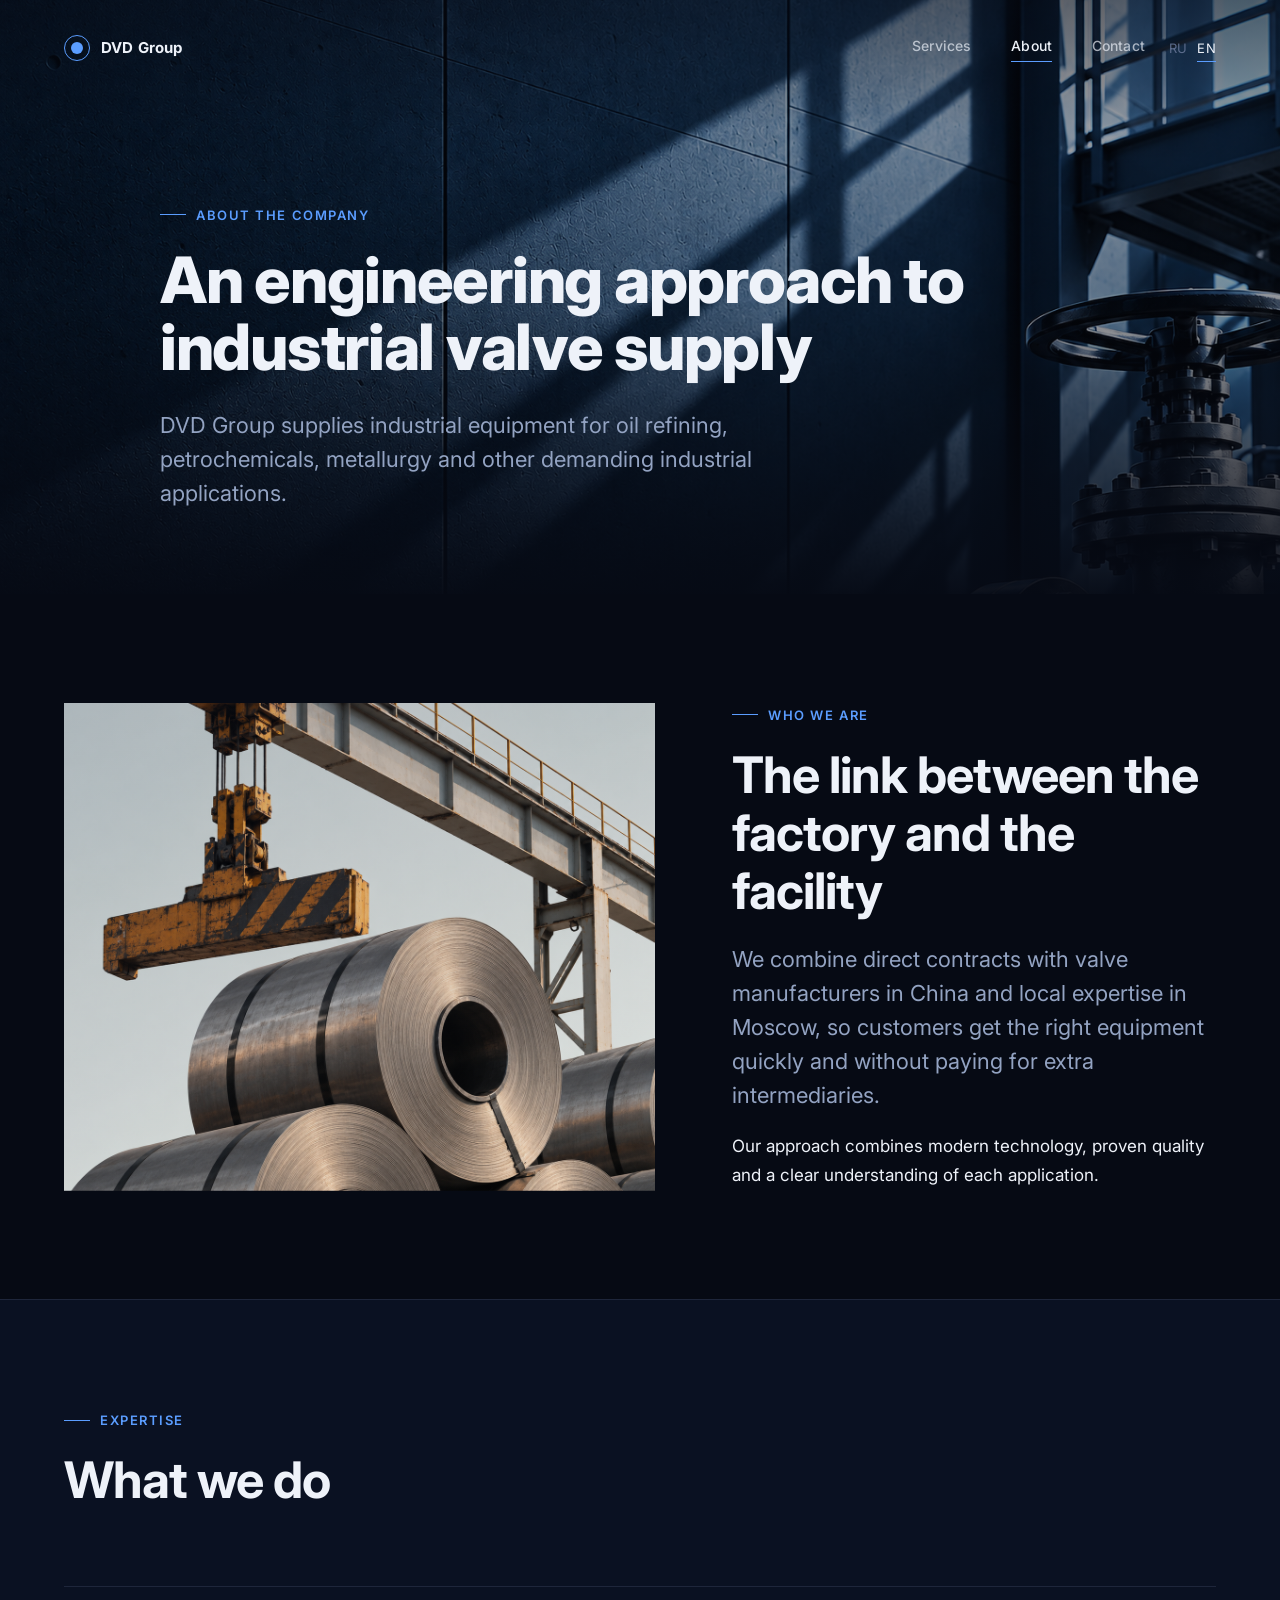
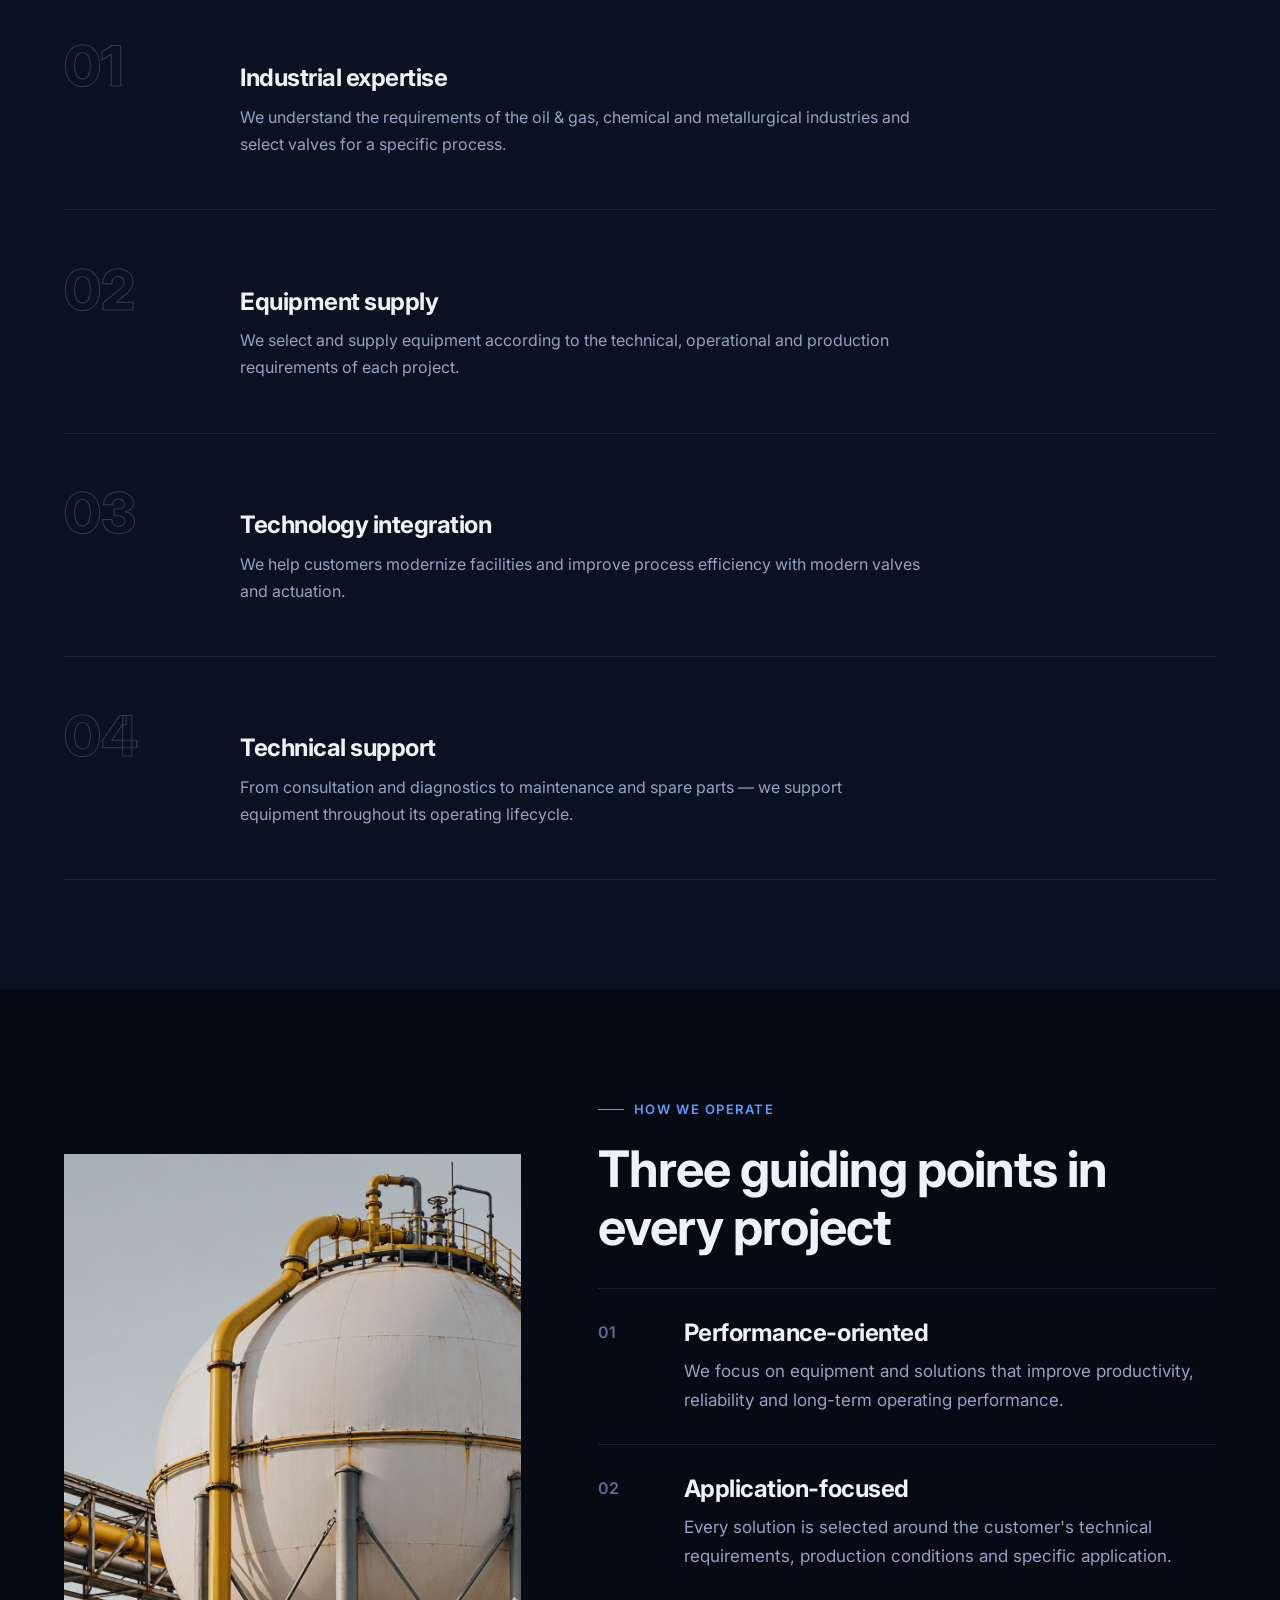
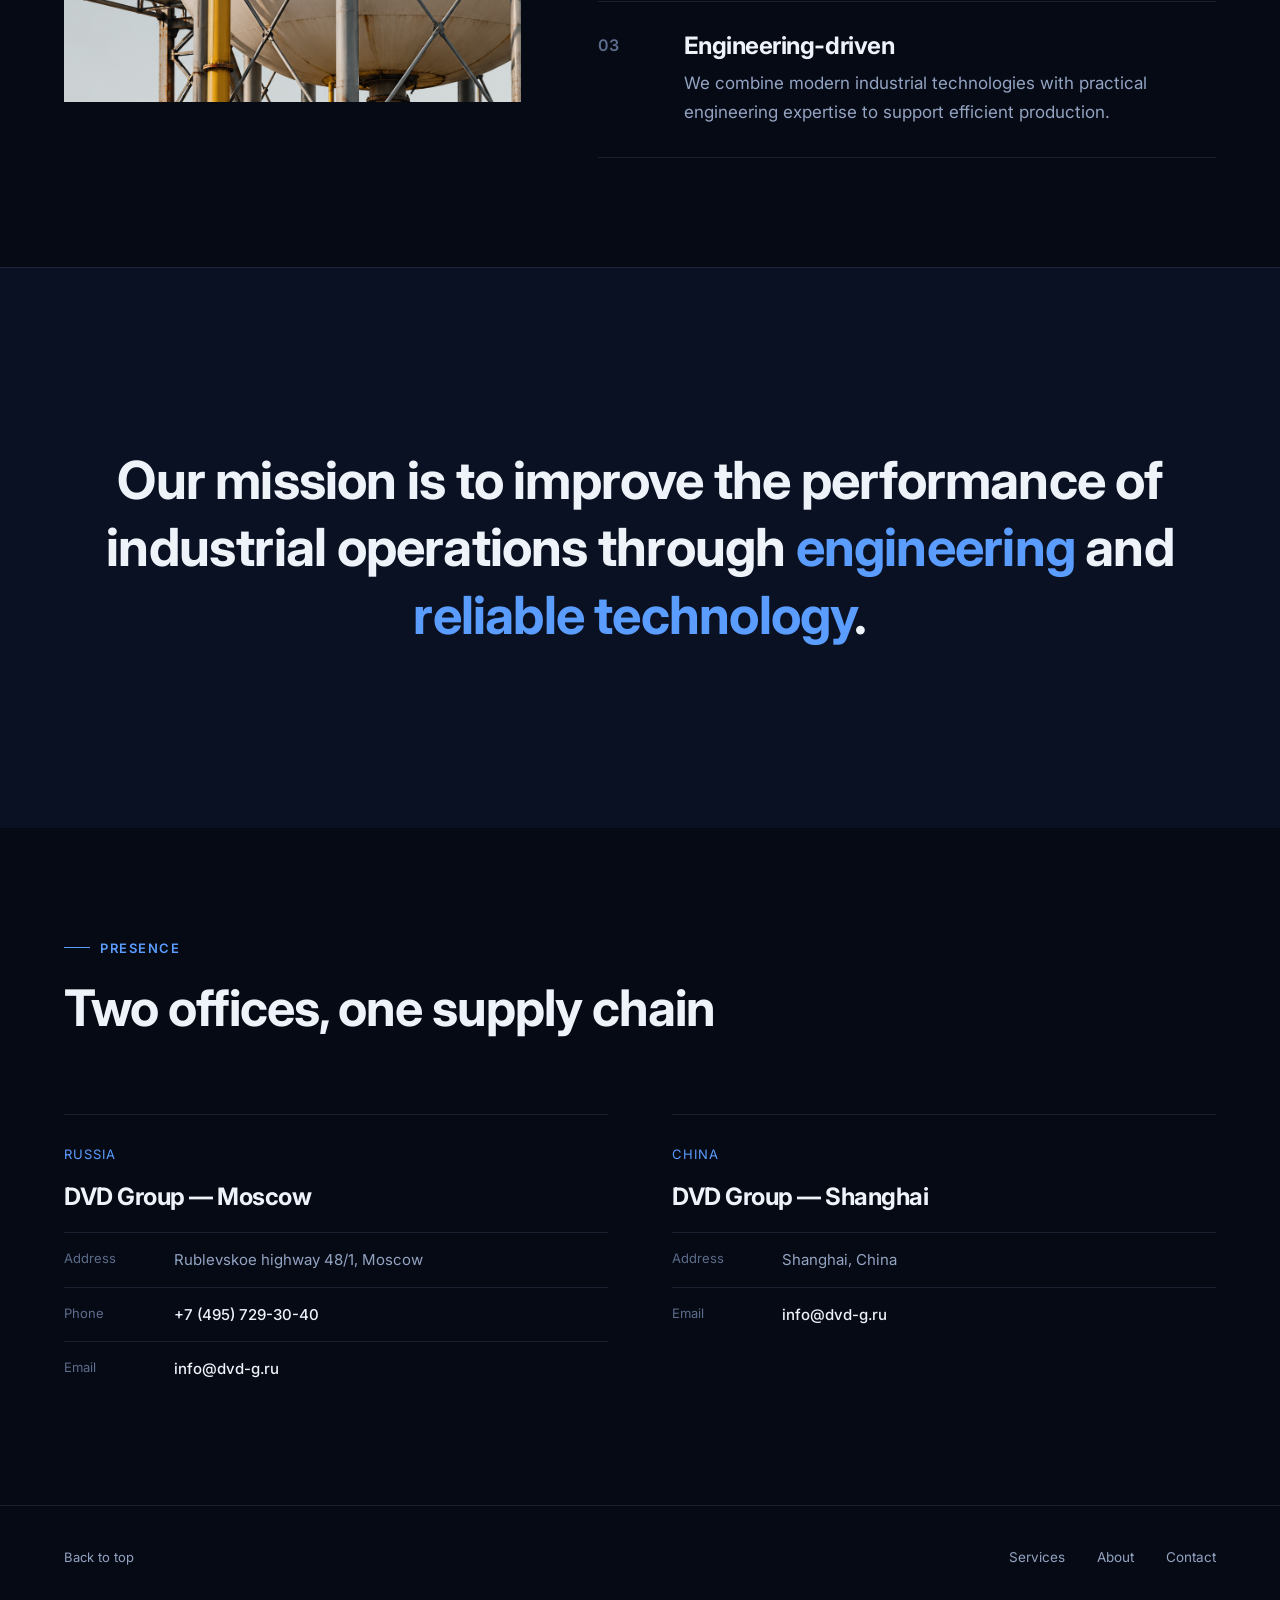
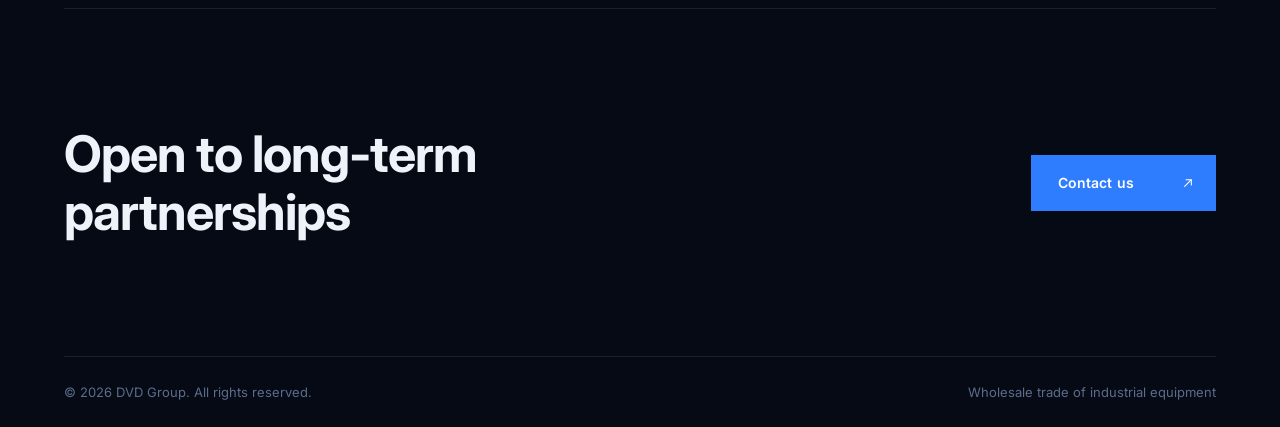
<file: about.html>
<!doctype html>
<html lang="ru">
<head>
<meta charset="utf-8">
<meta name="viewport" content="width=device-width, initial-scale=1">
<title data-title-ru="О нас — ДВД Групп" data-title-en="About — DVD Group">О нас — ДВД Групп</title>
<meta name="description" content="ДВД Групп — поставщик промышленной трубопроводной арматуры с офисами в Москве и Шанхае. Инжиниринг, прямые поставки и техническая поддержка.">
<link rel="icon" href="data:,">
<link rel="preconnect" href="https://fonts.googleapis.com">
<link rel="preconnect" href="https://fonts.gstatic.com" crossorigin>
<link href="https://fonts.googleapis.com/css2?family=Inter:ital,wght@0,400;0,500;0,600;0,700;0,800;0,900;1,400&display=swap" rel="stylesheet">
<link rel="stylesheet" href="css/style.css">
<script>document.documentElement.classList.add("js")</script>
</head>
<body id="top">

<header class="site-header">
  <div class="container">
    <a href="index.html" class="brand"><span class="brand-mark" aria-hidden="true"></span><span class="brand-word">DVD Group</span></a>
    <nav class="main-nav">
      <a href="services.html"><span class="lang-ru">Услуги</span><span class="lang-en">Services</span></a>
      <a href="about.html" class="is-active"><span class="lang-ru">О нас</span><span class="lang-en">About</span></a>
      <a href="contact.html"><span class="lang-ru">Контакты</span><span class="lang-en">Contact</span></a>
    </nav>
    <div class="lang-switch lang-switch-desktop">
      <button type="button" data-lang-btn="ru">RU</button>
      <button type="button" data-lang-btn="en">EN</button>
    </div>
    <button type="button" class="nav-toggle" aria-label="Menu"><span></span></button>
  </div>
  <div class="mobile-panel">
    <a href="index.html"><span class="lang-ru">Главная</span><span class="lang-en">Home</span></a>
    <a href="services.html"><span class="lang-ru">Услуги</span><span class="lang-en">Services</span></a>
    <a href="about.html"><span class="lang-ru">О нас</span><span class="lang-en">About</span></a>
    <a href="contact.html"><span class="lang-ru">Контакты</span><span class="lang-en">Contact</span></a>
    <div class="lang-switch"><button type="button" data-lang-btn="ru">RU</button><button type="button" data-lang-btn="en">EN</button></div>
  </div>
</header>

<section class="hero hero-sm">
  <div class="hero-bg-wrap"><div class="hero-bg" style="background-image:url('images/valve-moody-blue.png')"></div></div>
  <div class="container hero-content">
    <div class="eyebrow"><span class="lang-ru">О компании</span><span class="lang-en">About the company</span></div>
    <h1><span class="lang-ru">Инженерный подход к поставке промышленной арматуры</span><span class="lang-en">An engineering approach to industrial valve supply</span></h1>
    <p class="lead"><span class="lang-ru">ДВД Групп поставляет промышленное оборудование для нефтепереработки, нефтехимии, металлургии и других требовательных производств.</span><span class="lang-en">DVD Group supplies industrial equipment for oil refining, petrochemicals, metallurgy and other demanding industrial applications.</span></p>
  </div>
</section>

<section class="section">
  <div class="container">
    <div class="split">
      <div class="split-media reveal-img"><img src="images/industry-steel-coils.png" alt="Промышленное оборудование"></div>
      <div class="reveal">
        <div class="eyebrow"><span class="lang-ru">Кто мы</span><span class="lang-en">Who we are</span></div>
        <h2><span class="lang-ru">Связующее звено между заводом и объектом</span><span class="lang-en">The link between the factory and the facility</span></h2>
        <p class="lead"><span class="lang-ru">Мы объединяем прямые контракты с производителями арматуры в Китае и локальную экспертизу в Москве, чтобы клиент получал нужное оборудование быстро и без переплат за посредников.</span><span class="lang-en">We combine direct contracts with valve manufacturers in China and local expertise in Moscow, so customers get the right equipment quickly and without paying for extra intermediaries.</span></p>
        <p><span class="lang-ru">Наш подход сочетает современные технологии, проверенное качество и точное понимание условий эксплуатации.</span><span class="lang-en">Our approach combines modern technology, proven quality and a clear understanding of each application.</span></p>
      </div>
    </div>
  </div>
</section>

<section class="section surface hairline-t">
  <div class="container">
    <div class="section-head reveal">
      <div class="top">
        <div>
          <div class="eyebrow"><span class="lang-ru">Экспертиза</span><span class="lang-en">Expertise</span></div>
          <h2><span class="lang-ru">Чем мы занимаемся</span><span class="lang-en">What we do</span></h2>
        </div>
      </div>
    </div>
    <div class="timeline reveal">
      <div class="timeline-row">
        <div class="num">01</div>
        <div><h3><span class="lang-ru">Отраслевая экспертиза</span><span class="lang-en">Industrial expertise</span></h3><p><span class="lang-ru">Понимаем требования нефтегазовой, химической и металлургической отраслей и подбираем арматуру под конкретный технологический процесс.</span><span class="lang-en">We understand the requirements of the oil &amp; gas, chemical and metallurgical industries and select valves for a specific process.</span></p></div>
      </div>
      <div class="timeline-row">
        <div class="num">02</div>
        <div><h3><span class="lang-ru">Поставка оборудования</span><span class="lang-en">Equipment supply</span></h3><p><span class="lang-ru">Формируем поставки арматуры исходя из технических, эксплуатационных и производственных требований каждого проекта.</span><span class="lang-en">We select and supply equipment according to the technical, operational and production requirements of each project.</span></p></div>
      </div>
      <div class="timeline-row">
        <div class="num">03</div>
        <div><h3><span class="lang-ru">Внедрение технологий</span><span class="lang-en">Technology integration</span></h3><p><span class="lang-ru">Помогаем заказчикам модернизировать производство и повышать эффективность процессов за счёт современной арматуры и приводов.</span><span class="lang-en">We help customers modernize facilities and improve process efficiency with modern valves and actuation.</span></p></div>
      </div>
      <div class="timeline-row">
        <div class="num">04</div>
        <div><h3><span class="lang-ru">Техническая поддержка</span><span class="lang-en">Technical support</span></h3><p><span class="lang-ru">От консультаций и диагностики до сервиса и поставки запчастей — сопровождаем оборудование на всём сроке эксплуатации.</span><span class="lang-en">From consultation and diagnostics to maintenance and spare parts — we support equipment throughout its operating lifecycle.</span></p></div>
      </div>
    </div>
  </div>
</section>

<section class="section">
  <div class="container">
    <div class="about-points-wrap">
      <div class="about-points-media reveal-img"><img src="images/industry-storage-tank.png" alt="Промышленный объект"></div>
      <div class="reveal">
        <div class="eyebrow"><span class="lang-ru">Принципы работы</span><span class="lang-en">How we operate</span></div>
        <h2 style="margin-bottom:32px"><span class="lang-ru">Три ориентира в каждом проекте</span><span class="lang-en">Three guiding points in every project</span></h2>
        <div class="about-points-list">
          <div class="point-row">
            <div class="point-number">01</div>
            <div><h3><span class="lang-ru">Ориентация на результат</span><span class="lang-en">Performance-oriented</span></h3><p><span class="lang-ru">Мы фокусируемся на оборудовании и решениях, которые повышают производительность, надёжность и срок службы.</span><span class="lang-en">We focus on equipment and solutions that improve productivity, reliability and long-term operating performance.</span></p></div>
          </div>
          <div class="point-row">
            <div class="point-number">02</div>
            <div><h3><span class="lang-ru">Под конкретную задачу</span><span class="lang-en">Application-focused</span></h3><p><span class="lang-ru">Каждое решение подбирается исходя из технических требований, условий эксплуатации и специфики применения.</span><span class="lang-en">Every solution is selected around the customer's technical requirements, production conditions and specific application.</span></p></div>
          </div>
          <div class="point-row">
            <div class="point-number">03</div>
            <div><h3><span class="lang-ru">Инженерный подход</span><span class="lang-en">Engineering-driven</span></h3><p><span class="lang-ru">Сочетаем современные промышленные технологии с практической инженерной экспертизой для эффективного производства.</span><span class="lang-en">We combine modern industrial technologies with practical engineering expertise to support efficient production.</span></p></div>
          </div>
        </div>
      </div>
    </div>
  </div>
</section>

<section class="manifesto surface hairline-t">
  <div class="container">
    <blockquote class="reveal">
      <span class="lang-ru">Наша миссия — раскрывать потенциал промышленных предприятий через <span class="accent">инжиниринг</span> и <span class="accent">надёжные технологии</span>.</span>
      <span class="lang-en">Our mission is to improve the performance of industrial operations through <span class="accent">engineering</span> and <span class="accent">reliable technology</span>.</span>
    </blockquote>
  </div>
</section>

<section class="section">
  <div class="container">
    <div class="section-head reveal">
      <div class="top">
        <div>
          <div class="eyebrow"><span class="lang-ru">География</span><span class="lang-en">Presence</span></div>
          <h2><span class="lang-ru">Два офиса — одна цепочка поставки</span><span class="lang-en">Two offices, one supply chain</span></h2>
        </div>
      </div>
    </div>
    <div class="office-list reveal">
      <div class="office-col">
        <div class="flag"><span class="lang-ru">Россия</span><span class="lang-en">Russia</span></div>
        <h3>DVD Group — <span class="lang-ru">Москва</span><span class="lang-en">Moscow</span></h3>
        <div class="office-row"><span class="k"><span class="lang-ru">Адрес</span><span class="lang-en">Address</span></span><span><span class="lang-ru">Рублёвское шоссе, 48/1, Москва</span><span class="lang-en">Rublevskoe highway 48/1, Moscow</span></span></div>
        <div class="office-row"><span class="k"><span class="lang-ru">Телефон</span><span class="lang-en">Phone</span></span><a href="tel:+74957293040">+7 (495) 729-30-40</a></div>
        <div class="office-row"><span class="k">Email</span><a href="mailto:info@dvd-g.ru">info@dvd-g.ru</a></div>
      </div>
      <div class="office-col">
        <div class="flag"><span class="lang-ru">Китай</span><span class="lang-en">China</span></div>
        <h3>DVD Group — <span class="lang-ru">Шанхай</span><span class="lang-en">Shanghai</span></h3>
        <div class="office-row"><span class="k"><span class="lang-ru">Адрес</span><span class="lang-en">Address</span></span><span><span class="lang-ru">Шанхай, Китай</span><span class="lang-en">Shanghai, China</span></span></div>
        <div class="office-row"><span class="k">Email</span><a href="mailto:info@dvd-g.ru">info@dvd-g.ru</a></div>
      </div>
    </div>
  </div>
</section>

<footer class="site-footer">
  <div class="container">
    <div class="footer-top">
      <a href="#top" class="top-link"><span class="lang-ru">Наверх</span><span class="lang-en">Back to top</span></a>
      <nav class="footer-nav">
        <a href="services.html"><span class="lang-ru">Услуги</span><span class="lang-en">Services</span></a>
        <a href="about.html"><span class="lang-ru">О нас</span><span class="lang-en">About</span></a>
        <a href="contact.html"><span class="lang-ru">Контакты</span><span class="lang-en">Contact</span></a>
      </nav>
    </div>
    <div class="footer-cta">
      <h2><span class="lang-ru">Открыты к долгосрочному сотрудничеству</span><span class="lang-en">Open to long-term partnerships</span></h2>
      <a href="contact.html" class="btn-cta filled">
        <span class="txt-box"><span class="lang-ru">Связаться с нами</span><span class="lang-en">Contact us</span></span>
        <span class="arrow-box"><svg viewBox="0 0 24 24" fill="none"><path d="M7 17L17 7M17 7H9M17 7V15" stroke="currentColor" stroke-width="1.6" stroke-linecap="round" stroke-linejoin="round"/></svg></span>
      </a>
    </div>
    <div class="footer-bottom">
      <div>© <span id="year"></span> DVD Group. <span class="lang-ru">Все права защищены.</span><span class="lang-en">All rights reserved.</span></div>
      <div><span class="lang-ru">Оптовая торговля промышленным оборудованием</span><span class="lang-en">Wholesale trade of industrial equipment</span></div>
    </div>
  </div>
</footer>

<script>document.getElementById("year").textContent = new Date().getFullYear();</script>
<script src="js/main.js"></script>
</body>
</html>
</file>
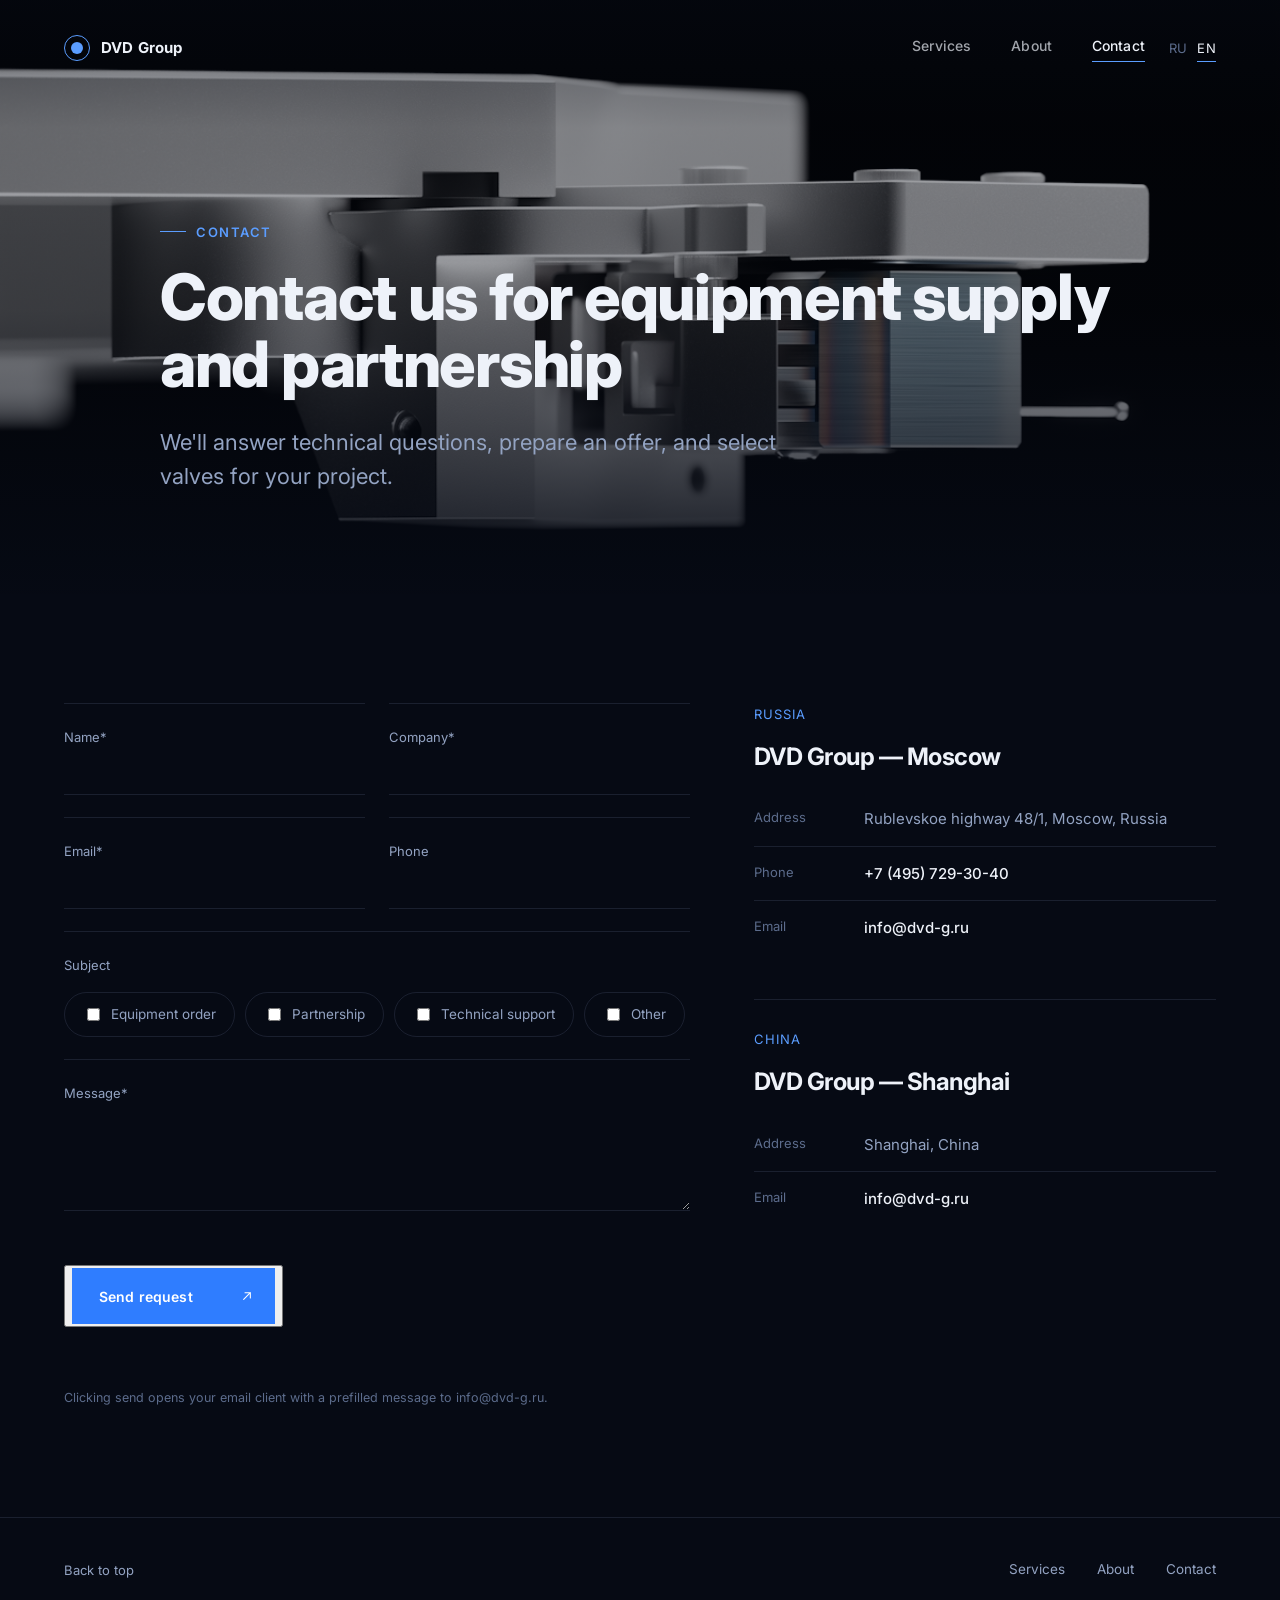
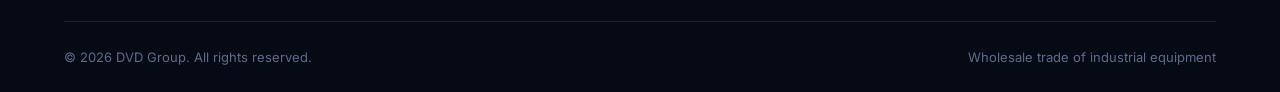
<file: contact.html>
<!doctype html>
<html lang="ru">
<head>
<meta charset="utf-8">
<meta name="viewport" content="width=device-width, initial-scale=1">
<title data-title-ru="Контакты — ДВД Групп" data-title-en="Contact — DVD Group">Контакты — ДВД Групп</title>
<meta name="description" content="Свяжитесь с ДВД Групп по вопросам поставки арматуры, технических консультаций и партнёрства. Офисы в Москве и Шанхае.">
<link rel="icon" href="data:,">
<link rel="preconnect" href="https://fonts.googleapis.com">
<link rel="preconnect" href="https://fonts.gstatic.com" crossorigin>
<link href="https://fonts.googleapis.com/css2?family=Inter:ital,wght@0,400;0,500;0,600;0,700;0,800;0,900;1,400&display=swap" rel="stylesheet">
<link rel="stylesheet" href="css/style.css">
<script>document.documentElement.classList.add("js")</script>
</head>
<body id="top">

<header class="site-header">
  <div class="container">
    <a href="index.html" class="brand"><span class="brand-mark" aria-hidden="true"></span><span class="brand-word">DVD Group</span></a>
    <nav class="main-nav">
      <a href="services.html"><span class="lang-ru">Услуги</span><span class="lang-en">Services</span></a>
      <a href="about.html"><span class="lang-ru">О нас</span><span class="lang-en">About</span></a>
      <a href="contact.html" class="is-active"><span class="lang-ru">Контакты</span><span class="lang-en">Contact</span></a>
    </nav>
    <div class="lang-switch lang-switch-desktop">
      <button type="button" data-lang-btn="ru">RU</button>
      <button type="button" data-lang-btn="en">EN</button>
    </div>
    <button type="button" class="nav-toggle" aria-label="Menu"><span></span></button>
  </div>
  <div class="mobile-panel">
    <a href="index.html"><span class="lang-ru">Главная</span><span class="lang-en">Home</span></a>
    <a href="services.html"><span class="lang-ru">Услуги</span><span class="lang-en">Services</span></a>
    <a href="about.html"><span class="lang-ru">О нас</span><span class="lang-en">About</span></a>
    <a href="contact.html"><span class="lang-ru">Контакты</span><span class="lang-en">Contact</span></a>
    <div class="lang-switch"><button type="button" data-lang-btn="ru">RU</button><button type="button" data-lang-btn="en">EN</button></div>
  </div>
</header>

<section class="hero hero-sm">
  <div class="hero-bg-wrap"><div class="hero-bg" style="background-image:url('images/precision-component.png')"></div></div>
  <div class="container hero-content">
    <div class="eyebrow"><span class="lang-ru">Контакты</span><span class="lang-en">Contact</span></div>
    <h1><span class="lang-ru">Свяжитесь с нами по вопросам поставки и партнёрства</span><span class="lang-en">Contact us for equipment supply and partnership</span></h1>
    <p class="lead"><span class="lang-ru">Ответим на технические вопросы, подготовим предложение и подберём арматуру под ваш проект.</span><span class="lang-en">We'll answer technical questions, prepare an offer, and select valves for your project.</span></p>
  </div>
</section>

<section class="section">
  <div class="container">
    <div class="contact-grid">
      <div class="reveal">
        <form id="contact-form">
          <div class="field-row">
            <div class="field">
              <label for="name"><span class="lang-ru">Имя*</span><span class="lang-en">Name*</span></label>
              <input type="text" id="name" name="name" required>
            </div>
            <div class="field">
              <label for="company"><span class="lang-ru">Компания*</span><span class="lang-en">Company*</span></label>
              <input type="text" id="company" name="company" required>
            </div>
          </div>
          <div class="field-row">
            <div class="field">
              <label for="email"><span class="lang-ru">Email*</span><span class="lang-en">Email*</span></label>
              <input type="email" id="email" name="email" required>
            </div>
            <div class="field">
              <label for="phone"><span class="lang-ru">Телефон</span><span class="lang-en">Phone</span></label>
              <input type="tel" id="phone" name="phone">
            </div>
          </div>
          <div class="field full">
            <label><span class="lang-ru">Тема обращения</span><span class="lang-en">Subject</span></label>
            <div class="subject-grid">
              <label><input type="checkbox" name="subject" value="Order / Поставка оборудования"><span class="lang-ru">Поставка оборудования</span><span class="lang-en">Equipment order</span></label>
              <label><input type="checkbox" name="subject" value="Partnership / Партнёрство"><span class="lang-ru">Партнёрство</span><span class="lang-en">Partnership</span></label>
              <label><input type="checkbox" name="subject" value="Support / Техподдержка"><span class="lang-ru">Техподдержка</span><span class="lang-en">Technical support</span></label>
              <label><input type="checkbox" name="subject" value="Other / Другое"><span class="lang-ru">Другое</span><span class="lang-en">Other</span></label>
            </div>
          </div>
          <div class="field full">
            <label for="message"><span class="lang-ru">Сообщение*</span><span class="lang-en">Message*</span></label>
            <textarea id="message" name="message" rows="4" required></textarea>
          </div>
          <div style="margin-top:32px">
            <button type="submit" class="btn-cta filled">
              <span class="txt-box"><span class="lang-ru">Отправить заявку</span><span class="lang-en">Send request</span></span>
              <span class="arrow-box"><svg viewBox="0 0 24 24" fill="none"><path d="M7 17L17 7M17 7H9M17 7V15" stroke="currentColor" stroke-width="1.6" stroke-linecap="round" stroke-linejoin="round"/></svg></span>
            </button>
          </div>
          <div class="form-status" id="form-status"></div>
          <p class="form-note"><span class="lang-ru">Нажимая «Отправить», вы откроете почтовый клиент с готовым письмом на info@dvd-g.ru.</span><span class="lang-en">Clicking send opens your email client with a prefilled message to info@dvd-g.ru.</span></p>
        </form>
      </div>

      <div class="reveal">
        <div class="office-col" style="border-top:none;padding-top:0;margin-bottom:44px">
          <div class="flag"><span class="lang-ru">Россия</span><span class="lang-en">Russia</span></div>
          <h3>DVD Group — <span class="lang-ru">Москва</span><span class="lang-en">Moscow</span></h3>
          <div class="office-row" style="border-top:none"><span class="k"><span class="lang-ru">Адрес</span><span class="lang-en">Address</span></span><span><span class="lang-ru">Рублёвское шоссе, 48/1, Москва, Россия</span><span class="lang-en">Rublevskoe highway 48/1, Moscow, Russia</span></span></div>
          <div class="office-row"><span class="k"><span class="lang-ru">Телефон</span><span class="lang-en">Phone</span></span><a href="tel:+74957293040">+7 (495) 729-30-40</a></div>
          <div class="office-row"><span class="k">Email</span><a href="mailto:info@dvd-g.ru">info@dvd-g.ru</a></div>
        </div>
        <div class="office-col">
          <div class="flag"><span class="lang-ru">Китай</span><span class="lang-en">China</span></div>
          <h3>DVD Group — <span class="lang-ru">Шанхай</span><span class="lang-en">Shanghai</span></h3>
          <div class="office-row" style="border-top:none"><span class="k"><span class="lang-ru">Адрес</span><span class="lang-en">Address</span></span><span><span class="lang-ru">Шанхай, Китай</span><span class="lang-en">Shanghai, China</span></span></div>
          <div class="office-row"><span class="k">Email</span><a href="mailto:info@dvd-g.ru">info@dvd-g.ru</a></div>
        </div>
      </div>
    </div>
  </div>
</section>

<footer class="site-footer">
  <div class="container">
    <div class="footer-top" style="border-bottom:none">
      <a href="#top" class="top-link"><span class="lang-ru">Наверх</span><span class="lang-en">Back to top</span></a>
      <nav class="footer-nav">
        <a href="services.html"><span class="lang-ru">Услуги</span><span class="lang-en">Services</span></a>
        <a href="about.html"><span class="lang-ru">О нас</span><span class="lang-en">About</span></a>
        <a href="contact.html"><span class="lang-ru">Контакты</span><span class="lang-en">Contact</span></a>
      </nav>
    </div>
    <div class="footer-bottom" style="border-top:1px solid var(--border)">
      <div>© <span id="year"></span> DVD Group. <span class="lang-ru">Все права защищены.</span><span class="lang-en">All rights reserved.</span></div>
      <div><span class="lang-ru">Оптовая торговля промышленным оборудованием</span><span class="lang-en">Wholesale trade of industrial equipment</span></div>
    </div>
  </div>
</footer>

<script>document.getElementById("year").textContent = new Date().getFullYear();</script>
<script src="js/main.js"></script>
</body>
</html>
</file>
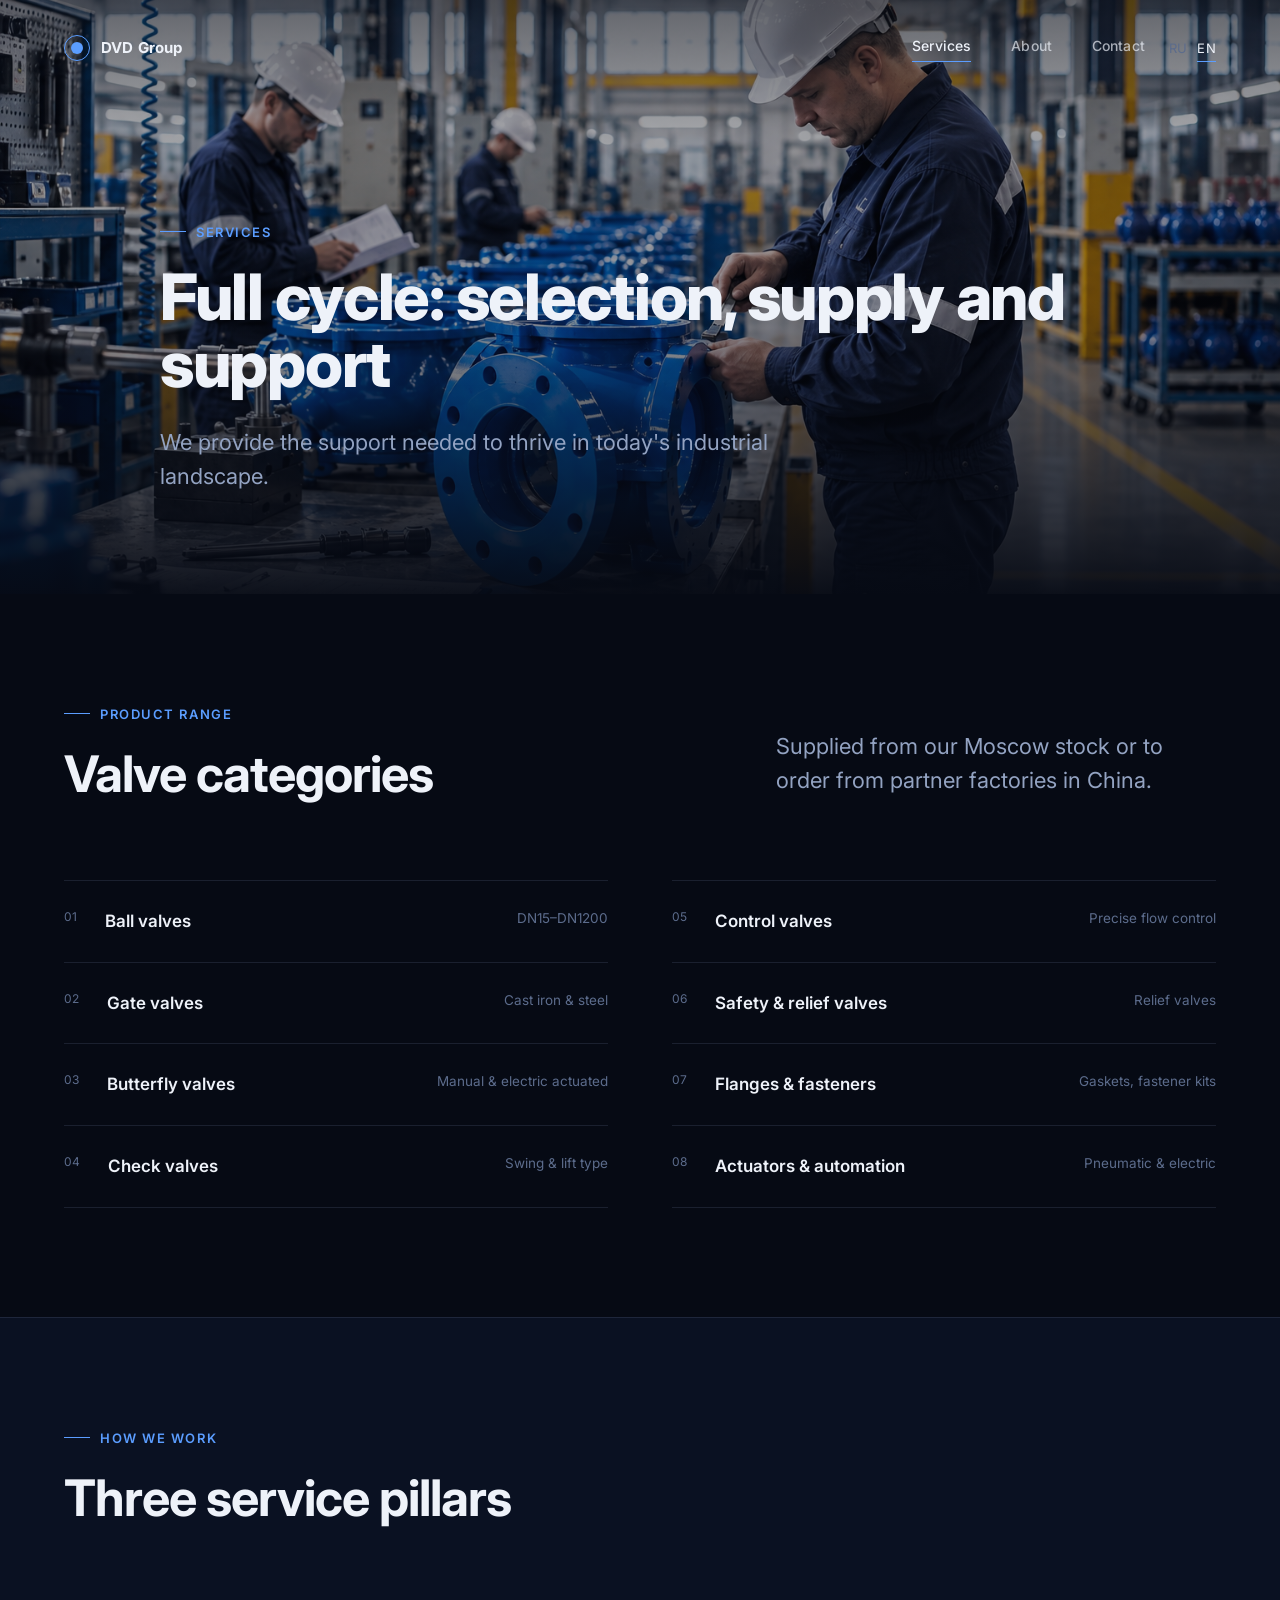
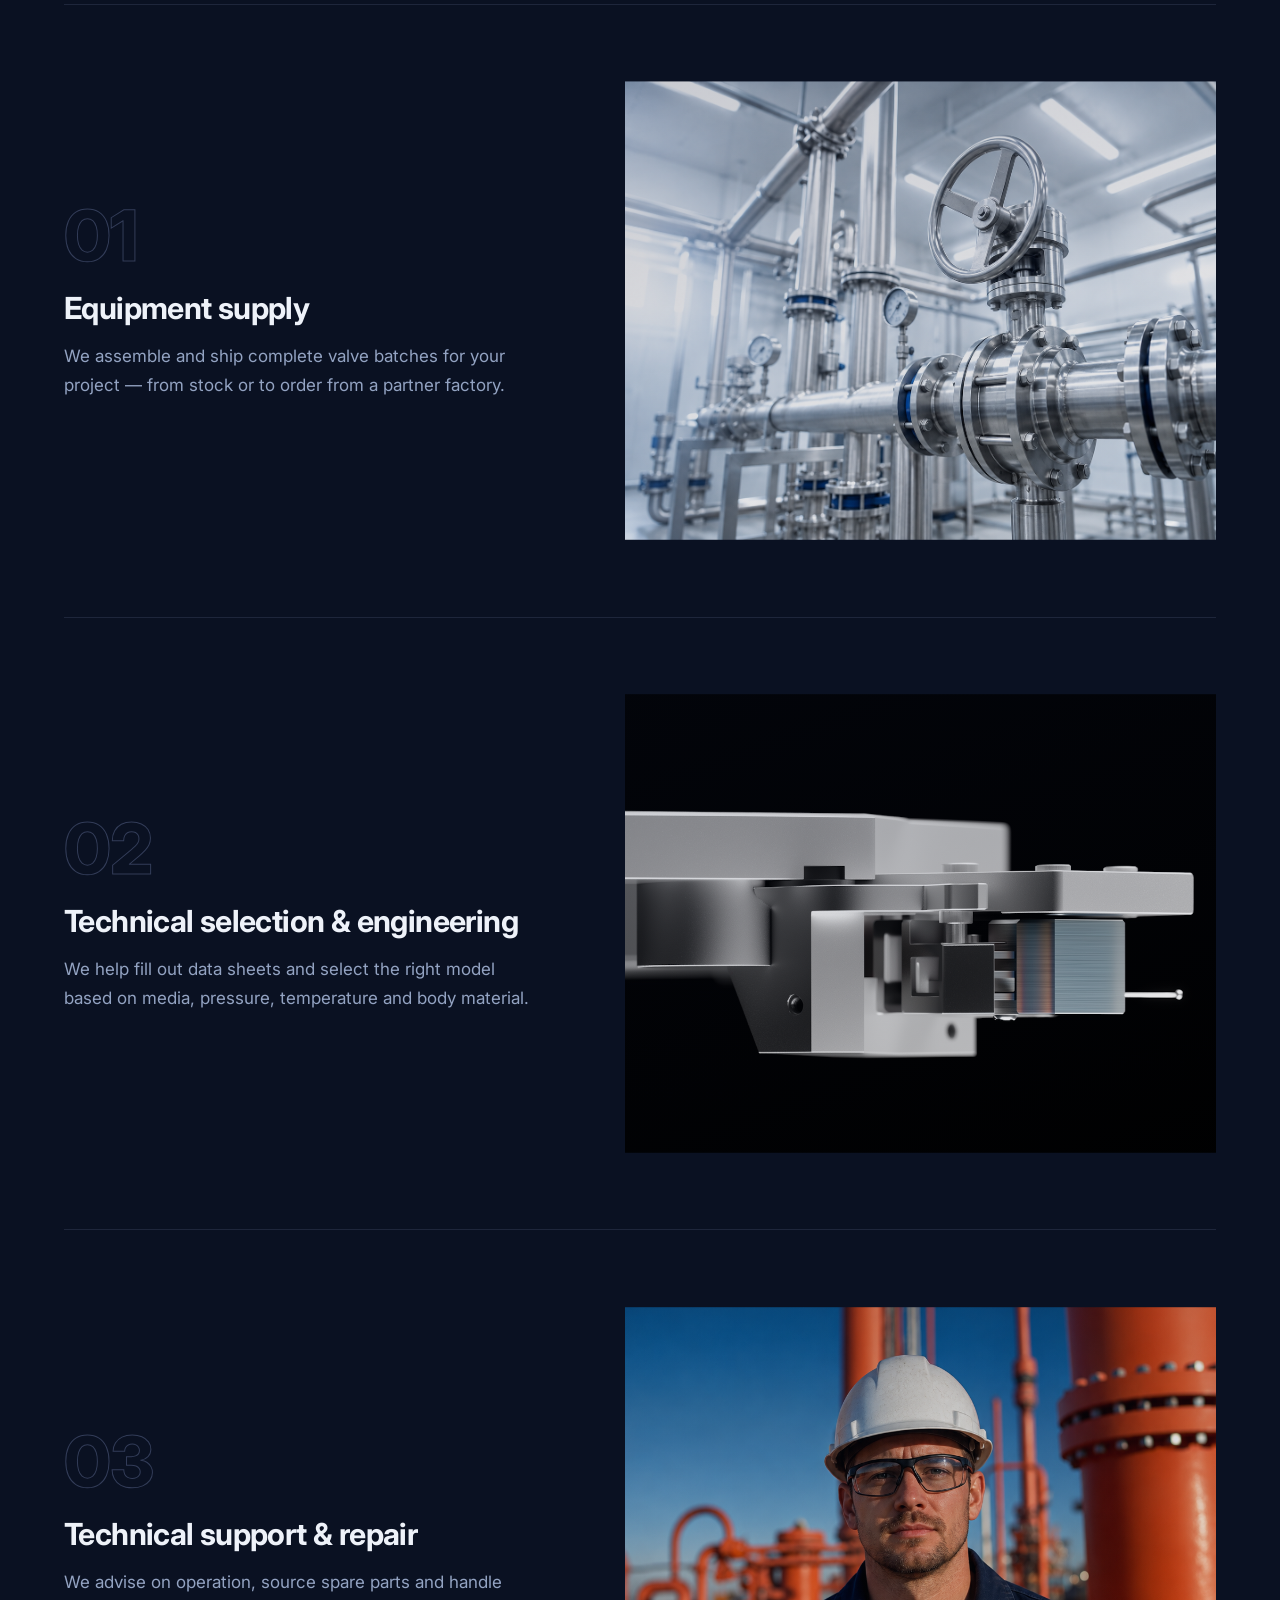
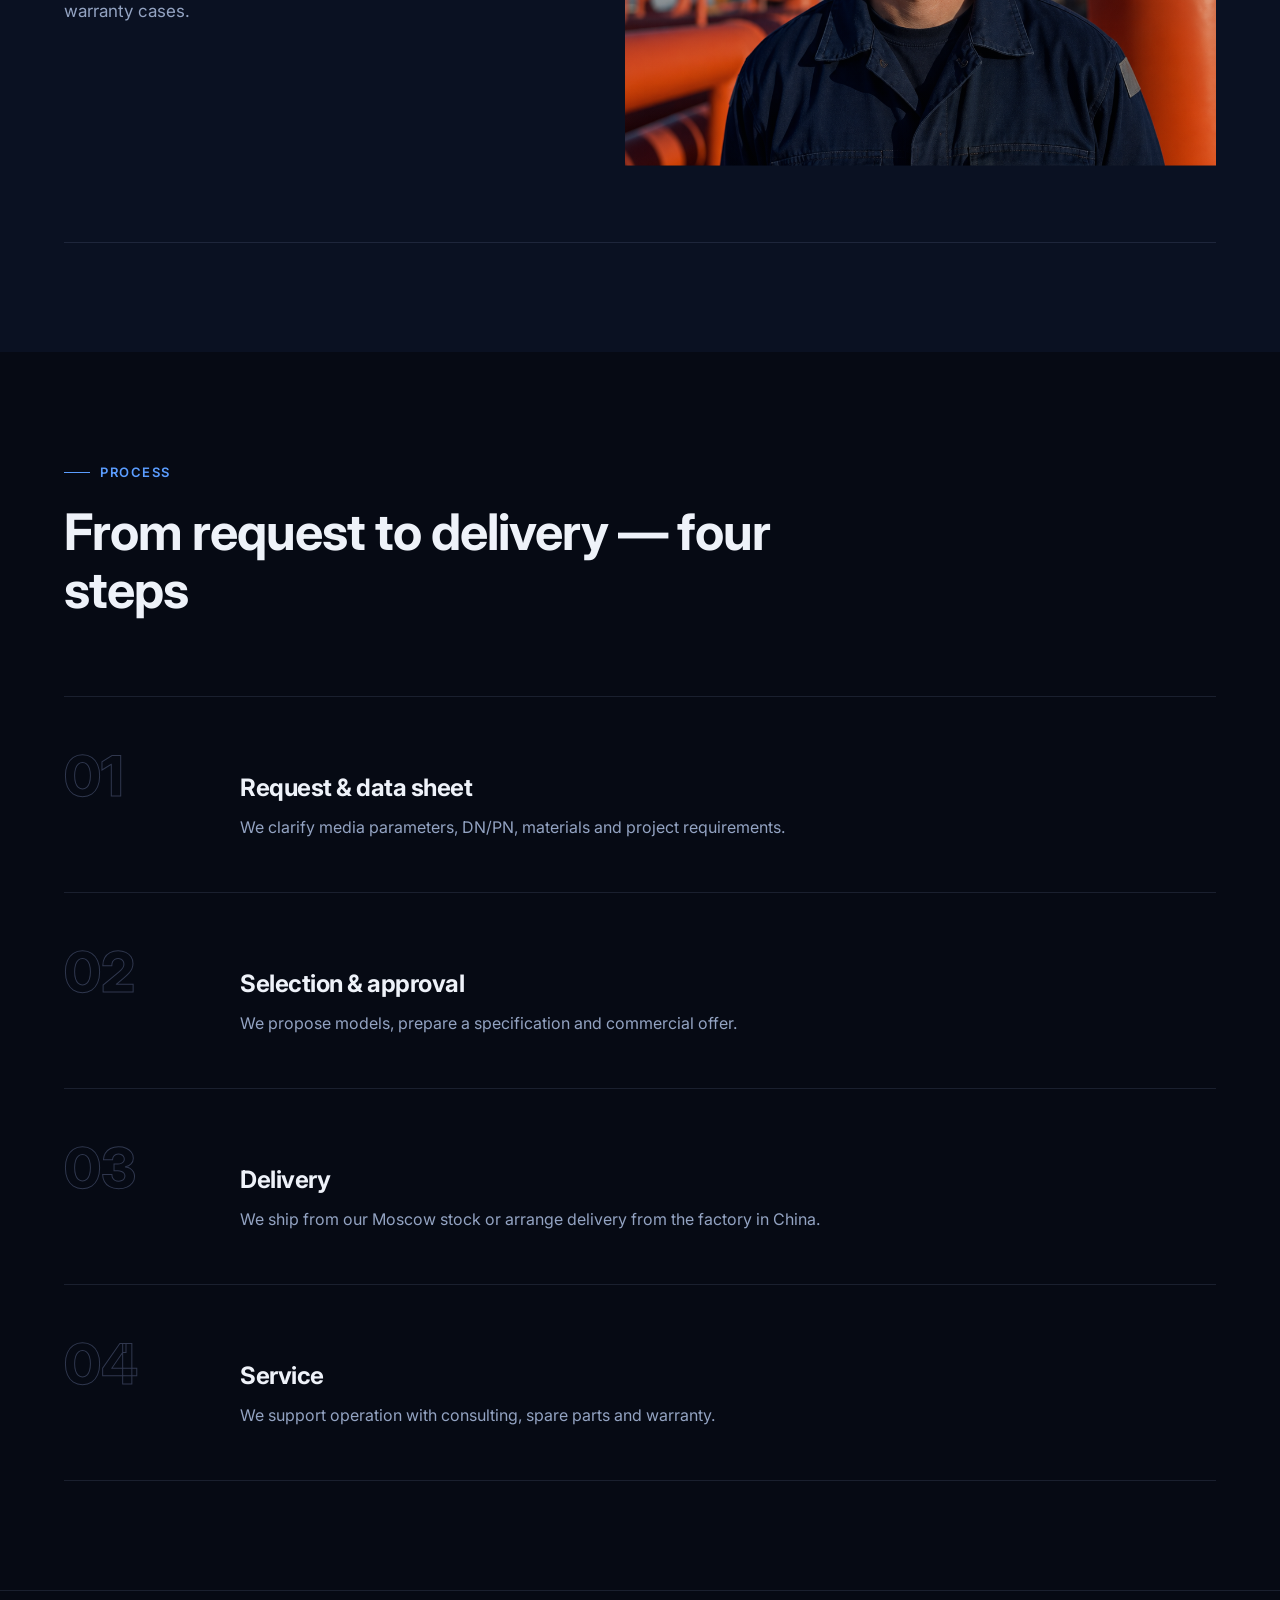
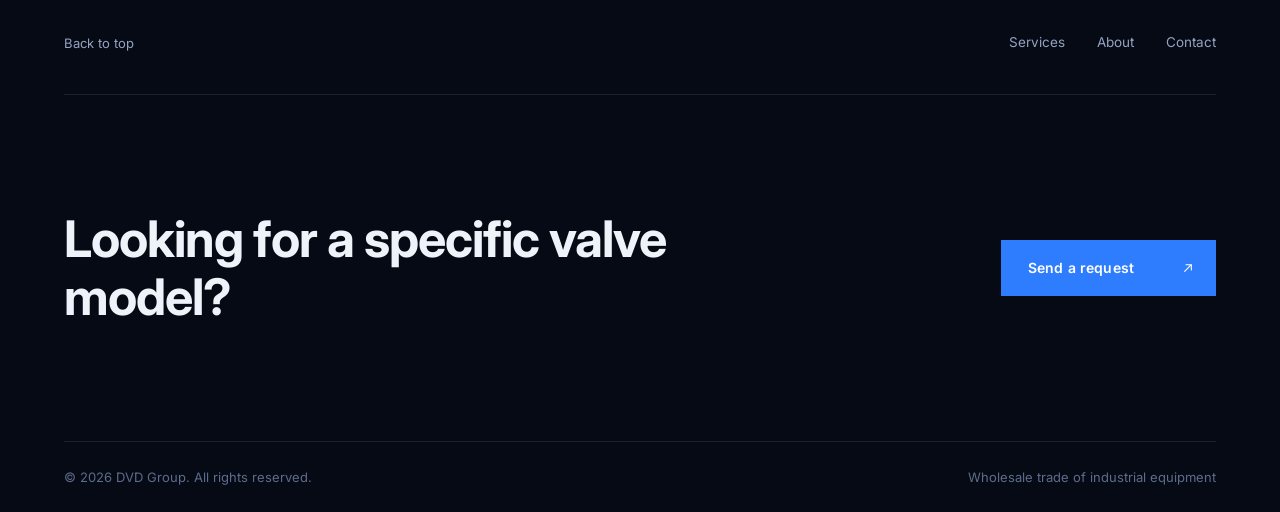
<file: services.html>
<!doctype html>
<html lang="ru">
<head>
<meta charset="utf-8">
<meta name="viewport" content="width=device-width, initial-scale=1">
<title data-title-ru="Услуги — ДВД Групп" data-title-en="Services — DVD Group">Услуги — ДВД Групп</title>
<meta name="description" content="Поставка, подбор и техническая поддержка трубопроводной арматуры: шаровые краны, задвижки, затворы, клапаны, фланцы и приводы.">
<link rel="icon" href="data:,">
<link rel="preconnect" href="https://fonts.googleapis.com">
<link rel="preconnect" href="https://fonts.gstatic.com" crossorigin>
<link href="https://fonts.googleapis.com/css2?family=Inter:ital,wght@0,400;0,500;0,600;0,700;0,800;0,900;1,400&display=swap" rel="stylesheet">
<link rel="stylesheet" href="css/style.css">
<script>document.documentElement.classList.add("js")</script>
</head>
<body id="top">

<header class="site-header">
  <div class="container">
    <a href="index.html" class="brand"><span class="brand-mark" aria-hidden="true"></span><span class="brand-word">DVD Group</span></a>
    <nav class="main-nav">
      <a href="services.html" class="is-active"><span class="lang-ru">Услуги</span><span class="lang-en">Services</span></a>
      <a href="about.html"><span class="lang-ru">О нас</span><span class="lang-en">About</span></a>
      <a href="contact.html"><span class="lang-ru">Контакты</span><span class="lang-en">Contact</span></a>
    </nav>
    <div class="lang-switch lang-switch-desktop">
      <button type="button" data-lang-btn="ru">RU</button>
      <button type="button" data-lang-btn="en">EN</button>
    </div>
    <button type="button" class="nav-toggle" aria-label="Menu"><span></span></button>
  </div>
  <div class="mobile-panel">
    <a href="index.html"><span class="lang-ru">Главная</span><span class="lang-en">Home</span></a>
    <a href="services.html"><span class="lang-ru">Услуги</span><span class="lang-en">Services</span></a>
    <a href="about.html"><span class="lang-ru">О нас</span><span class="lang-en">About</span></a>
    <a href="contact.html"><span class="lang-ru">Контакты</span><span class="lang-en">Contact</span></a>
    <div class="lang-switch"><button type="button" data-lang-btn="ru">RU</button><button type="button" data-lang-btn="en">EN</button></div>
  </div>
</header>

<section class="hero hero-sm">
  <div class="hero-bg-wrap"><div class="hero-bg" style="background-image:url('images/valve-factory-qc.png')"></div></div>
  <div class="container hero-content">
    <div class="eyebrow"><span class="lang-ru">Услуги</span><span class="lang-en">Services</span></div>
    <h1><span class="lang-ru">Полный цикл: подбор, поставка и сопровождение</span><span class="lang-en">Full cycle: selection, supply and support</span></h1>
    <p class="lead"><span class="lang-ru">Мы обеспечиваем необходимую поддержку для эффективной работы и развития в современной промышленной среде.</span><span class="lang-en">We provide the support needed to thrive in today's industrial landscape.</span></p>
  </div>
</section>

<section class="section">
  <div class="container">
    <div class="section-head reveal">
      <div class="top">
        <div>
          <div class="eyebrow"><span class="lang-ru">Ассортимент</span><span class="lang-en">Product range</span></div>
          <h2><span class="lang-ru">Категории арматуры</span><span class="lang-en">Valve categories</span></h2>
        </div>
        <p class="lead"><span class="lang-ru">Поставляем со склада в Москве и под заказ с заводов-партнёров в Китае.</span><span class="lang-en">Supplied from our Moscow stock or to order from partner factories in China.</span></p>
      </div>
    </div>
    <div class="cat-grid reveal">
      <div class="cat-col">
        <div class="cat-row"><div class="left"><span class="n">01</span><span class="name"><span class="lang-ru">Шаровые краны</span><span class="lang-en">Ball valves</span></span></div><div class="spec"><span class="lang-ru">DN15–DN1200</span><span class="lang-en">DN15–DN1200</span></div></div>
        <div class="cat-row"><div class="left"><span class="n">02</span><span class="name"><span class="lang-ru">Задвижки</span><span class="lang-en">Gate valves</span></span></div><div class="spec"><span class="lang-ru">Чугун и сталь</span><span class="lang-en">Cast iron &amp; steel</span></div></div>
        <div class="cat-row"><div class="left"><span class="n">03</span><span class="name"><span class="lang-ru">Дисковые затворы</span><span class="lang-en">Butterfly valves</span></span></div><div class="spec"><span class="lang-ru">Ручные и с электроприводом</span><span class="lang-en">Manual &amp; electric actuated</span></div></div>
        <div class="cat-row"><div class="left"><span class="n">04</span><span class="name"><span class="lang-ru">Обратные клапаны</span><span class="lang-en">Check valves</span></span></div><div class="spec"><span class="lang-ru">Поворотные и подъёмные</span><span class="lang-en">Swing &amp; lift type</span></div></div>
      </div>
      <div class="cat-col">
        <div class="cat-row"><div class="left"><span class="n">05</span><span class="name"><span class="lang-ru">Регулирующая арматура</span><span class="lang-en">Control valves</span></span></div><div class="spec"><span class="lang-ru">Точное управление потоком</span><span class="lang-en">Precise flow control</span></div></div>
        <div class="cat-row"><div class="left"><span class="n">06</span><span class="name"><span class="lang-ru">Предохранительная арматура</span><span class="lang-en">Safety &amp; relief valves</span></span></div><div class="spec"><span class="lang-ru">Сбросные клапаны</span><span class="lang-en">Relief valves</span></div></div>
        <div class="cat-row"><div class="left"><span class="n">07</span><span class="name"><span class="lang-ru">Фланцы и крепёж</span><span class="lang-en">Flanges &amp; fasteners</span></span></div><div class="spec"><span class="lang-ru">Прокладки, крепёжные комплекты</span><span class="lang-en">Gaskets, fastener kits</span></div></div>
        <div class="cat-row"><div class="left"><span class="n">08</span><span class="name"><span class="lang-ru">Приводы и автоматика</span><span class="lang-en">Actuators &amp; automation</span></span></div><div class="spec"><span class="lang-ru">Пневмо- и электроприводы</span><span class="lang-en">Pneumatic &amp; electric</span></div></div>
      </div>
    </div>
  </div>
</section>

<section class="section surface hairline-t">
  <div class="container">
    <div class="section-head reveal">
      <div class="top">
        <div>
          <div class="eyebrow"><span class="lang-ru">Как мы работаем</span><span class="lang-en">How we work</span></div>
          <h2><span class="lang-ru">Три направления услуг</span><span class="lang-en">Three service pillars</span></h2>
        </div>
      </div>
    </div>
    <div class="pillars">
      <div class="pillar reveal">
        <div>
          <div class="pillar-num">01</div>
          <h3><span class="lang-ru">Поставка арматуры</span><span class="lang-en">Equipment supply</span></h3>
          <p><span class="lang-ru">Формируем и отгружаем комплектные партии арматуры под проект — со склада или под заказ у завода-партнёра.</span><span class="lang-en">We assemble and ship complete valve batches for your project — from stock or to order from a partner factory.</span></p>
        </div>
        <div class="pillar-media reveal-img"><img src="images/valve-steel-assembly.png" alt="Поставка арматуры"></div>
      </div>
      <div class="pillar reveal">
        <div>
          <div class="pillar-num">02</div>
          <h3><span class="lang-ru">Подбор и инжиниринг</span><span class="lang-en">Technical selection &amp; engineering</span></h3>
          <p><span class="lang-ru">Помогаем заполнить опросный лист, подбираем модель по среде, давлению, температуре и материалу корпуса.</span><span class="lang-en">We help fill out data sheets and select the right model based on media, pressure, temperature and body material.</span></p>
        </div>
        <div class="pillar-media reveal-img"><img src="images/precision-component.png" alt="Подбор и инжиниринг"></div>
      </div>
      <div class="pillar reveal">
        <div>
          <div class="pillar-num">03</div>
          <h3><span class="lang-ru">Техподдержка и сервис</span><span class="lang-en">Technical support &amp; repair</span></h3>
          <p><span class="lang-ru">Консультируем по эксплуатации, подбираем запчасти и сопровождаем гарантийные обращения.</span><span class="lang-en">We advise on operation, source spare parts and handle warranty cases.</span></p>
        </div>
        <div class="pillar-media reveal-img"><img src="images/team-refinery.png" alt="Техподдержка и сервис"></div>
      </div>
    </div>
  </div>
</section>

<section class="section">
  <div class="container">
    <div class="section-head reveal">
      <div class="top">
        <div>
          <div class="eyebrow"><span class="lang-ru">Процесс</span><span class="lang-en">Process</span></div>
          <h2><span class="lang-ru">От заявки до поставки — четыре шага</span><span class="lang-en">From request to delivery — four steps</span></h2>
        </div>
      </div>
    </div>
    <div class="timeline reveal">
      <div class="timeline-row">
        <div class="num">01</div>
        <div><h3><span class="lang-ru">Заявка и опросный лист</span><span class="lang-en">Request &amp; data sheet</span></h3><p><span class="lang-ru">Уточняем параметры среды, DN/PN, материал и требования проекта.</span><span class="lang-en">We clarify media parameters, DN/PN, materials and project requirements.</span></p></div>
      </div>
      <div class="timeline-row">
        <div class="num">02</div>
        <div><h3><span class="lang-ru">Подбор и согласование</span><span class="lang-en">Selection &amp; approval</span></h3><p><span class="lang-ru">Предлагаем модели, готовим спецификацию и коммерческое предложение.</span><span class="lang-en">We propose models, prepare a specification and commercial offer.</span></p></div>
      </div>
      <div class="timeline-row">
        <div class="num">03</div>
        <div><h3><span class="lang-ru">Поставка</span><span class="lang-en">Delivery</span></h3><p><span class="lang-ru">Отгружаем со склада в Москве или организуем поставку с завода в Китае.</span><span class="lang-en">We ship from our Moscow stock or arrange delivery from the factory in China.</span></p></div>
      </div>
      <div class="timeline-row">
        <div class="num">04</div>
        <div><h3><span class="lang-ru">Сервис</span><span class="lang-en">Service</span></h3><p><span class="lang-ru">Сопровождаем эксплуатацию: консультации, запчасти, гарантия.</span><span class="lang-en">We support operation with consulting, spare parts and warranty.</span></p></div>
      </div>
    </div>
  </div>
</section>

<footer class="site-footer">
  <div class="container">
    <div class="footer-top">
      <a href="#top" class="top-link"><span class="lang-ru">Наверх</span><span class="lang-en">Back to top</span></a>
      <nav class="footer-nav">
        <a href="services.html"><span class="lang-ru">Услуги</span><span class="lang-en">Services</span></a>
        <a href="about.html"><span class="lang-ru">О нас</span><span class="lang-en">About</span></a>
        <a href="contact.html"><span class="lang-ru">Контакты</span><span class="lang-en">Contact</span></a>
      </nav>
    </div>
    <div class="footer-cta">
      <h2><span class="lang-ru">Нужна конкретная модель арматуры?</span><span class="lang-en">Looking for a specific valve model?</span></h2>
      <a href="contact.html" class="btn-cta filled">
        <span class="txt-box"><span class="lang-ru">Отправить запрос</span><span class="lang-en">Send a request</span></span>
        <span class="arrow-box"><svg viewBox="0 0 24 24" fill="none"><path d="M7 17L17 7M17 7H9M17 7V15" stroke="currentColor" stroke-width="1.6" stroke-linecap="round" stroke-linejoin="round"/></svg></span>
      </a>
    </div>
    <div class="footer-bottom">
      <div>© <span id="year"></span> DVD Group. <span class="lang-ru">Все права защищены.</span><span class="lang-en">All rights reserved.</span></div>
      <div><span class="lang-ru">Оптовая торговля промышленным оборудованием</span><span class="lang-en">Wholesale trade of industrial equipment</span></div>
    </div>
  </div>
</footer>

<script>document.getElementById("year").textContent = new Date().getFullYear();</script>
<script src="js/main.js"></script>
</body>
</html>
</file>
<file: css/style.css>
/* ==========================================================================
   DVD Group — editorial industrial design system
   Layout/typography principles modeled on premium industrial corporate
   sites (large editorial type, asymmetric composition, big numbering,
   generous whitespace, alternating full-bleed/contained sections) —
   content, brand and color palette are DVD Group's own.
   ========================================================================== */

:root {
  /* — color — */
  --bg: #060a14;
  --bg-soft: #0a1122;
  --surface: #0e1830;
  --surface-2: #121e3a;
  --text: #eef2f9;
  --text-muted: #93a3c2;
  --text-faint: #5c6c8c;
  --blue: #2f7dff;
  --blue-bright: #5b9dff;
  --blue-deep: #0b3d91;
  --border: rgba(147, 163, 214, 0.14);
  --border-strong: rgba(147, 163, 214, 0.30);
  --scrim: rgba(4, 7, 15, 0.9);

  /* — type — */
  --ff: "Inter", -apple-system, "Segoe UI", Helvetica, Arial, sans-serif;
  --fs-display: clamp(2.75rem, 2rem + 4.2vw, 6.75rem);
  --fs-h1: clamp(2.25rem, 1.6rem + 3vw, 4.25rem);
  --fs-h2: clamp(2rem, 1.55rem + 2vw, 3.5rem);
  --fs-h3: clamp(1.25rem, 1.1rem + 0.5vw, 1.625rem);
  --fs-lead: clamp(1.125rem, 1rem + 0.5vw, 1.375rem);
  --fs-body: 1.0625rem;
  --fs-small: 0.8125rem;
  --fs-num: clamp(2.75rem, 2rem + 3vw, 5.5rem);
  --lh-tight: 1.05;
  --lh-heading: 1.15;
  --lh-body: 1.7;
  --ls-tight: -0.02em;
  --ls-wide: 0.12em;

  /* — space / layout — */
  --container: 1360px;
  --container-narrow: 860px;
  --pad-inline: clamp(20px, 5vw, 64px);
  --section-y: clamp(80px, 6vw + 2rem, 160px);
  --section-y-sm: clamp(48px, 4vw, 88px);
  --gap-editorial: clamp(32px, 6vw, 120px);

  /* — misc — */
  --radius: 2px;
  --radius-sm: 1px;
  --ease: cubic-bezier(.22, .61, .36, 1);
  --dur-fast: .2s;
  --dur: .5s;
  --dur-slow: .9s;
}

*, *::before, *::after { box-sizing: border-box; }
html { scroll-behavior: smooth; }

body {
  margin: 0;
  font-family: var(--ff);
  background: var(--bg);
  color: var(--text);
  font-size: var(--fs-body);
  line-height: var(--lh-body);
  font-weight: 400;
  -webkit-font-smoothing: antialiased;
  overflow-wrap: break-word;
  overflow-x: hidden;
}

h1, h2, h3, h4 {
  font-family: var(--ff);
  font-weight: 700;
  letter-spacing: var(--ls-tight);
  line-height: var(--lh-heading);
  margin: 0;
}
p { margin: 0; }
img { max-width: 100%; display: block; }
a { color: inherit; text-decoration: none; }
button { font-family: inherit; }
ul { margin: 0; padding: 0; list-style: none; }

/* min-width:0 safety net — flex/grid items default to a content-based
   min-width that can overflow narrow mobile columns on a long word;
   this resets it everywhere without affecting explicit widths. */
*, *::before, *::after { min-width: 0; }

.container { width: 100%; max-width: var(--container); margin: 0 auto; padding: 0 var(--pad-inline); }
.container-narrow { width: 100%; max-width: var(--container-narrow); margin: 0 auto; padding: 0 var(--pad-inline); }

/* language toggle -------------------------------------------------------- */
html:not([data-lang="en"]) .lang-en { display: none; }
html[data-lang="en"] .lang-ru { display: none; }

/* reveal-on-scroll (progressive enhancement, gated behind .js so content
   is never permanently hidden if JS fails) -------------------------------- */
.js .reveal { opacity: 0; transform: translateY(36px); transition: opacity var(--dur-slow) var(--ease), transform var(--dur-slow) var(--ease); }
.js .reveal.is-visible { opacity: 1; transform: translateY(0); }
.js .reveal-img { clip-path: inset(0 0 12% 0); }
.js .reveal-img img { transform: scale(1.12); transition: transform 1.1s var(--ease); }
.js .reveal-img { transition: clip-path 1.1s var(--ease); }
.js .reveal-img.is-visible { clip-path: inset(0 0 0 0); }
.js .reveal-img.is-visible img { transform: scale(1); }
@media (prefers-reduced-motion: reduce) {
  .js .reveal, .js .reveal-img, .js .reveal-img img { transition: none !important; transform: none !important; clip-path: none !important; opacity: 1 !important; }
}

/* ==========================================================================
   Type utility classes
   ========================================================================== */
.eyebrow {
  display: flex; align-items: center; gap: 10px;
  font-size: var(--fs-small); font-weight: 600; letter-spacing: var(--ls-wide);
  text-transform: uppercase; color: var(--blue-bright); margin: 0 0 20px;
}
.eyebrow::before { content: ""; width: 26px; height: 1px; background: var(--blue-bright); }
.eyebrow.on-light { color: var(--blue-deep); }

h1.display, .h-display {
  font-size: var(--fs-display); line-height: var(--lh-tight); font-weight: 800; letter-spacing: -0.03em;
}
h1 { font-size: var(--fs-h1); line-height: var(--lh-tight); font-weight: 800; }
h2 { font-size: var(--fs-h2); }
h3 { font-size: var(--fs-h3); font-weight: 700; }
.lead { font-size: var(--fs-lead); font-weight: 400; color: var(--text-muted); line-height: 1.55; }
.muted { color: var(--text-muted); font-weight: 400; }
.faint { color: var(--text-faint); }

/* ==========================================================================
   Header
   ========================================================================== */
.site-header {
  position: fixed; top: 0; left: 0; right: 0; z-index: 100;
  padding: 34px 0;
  transition: background var(--dur) var(--ease), padding var(--dur) var(--ease), border-color var(--dur) var(--ease);
  border-bottom: 1px solid transparent;
}
.site-header.is-scrolled {
  background: rgba(6, 10, 20, 0.82); backdrop-filter: blur(14px);
  border-bottom-color: var(--border); padding: 18px 0;
}
.site-header .container { display: flex; align-items: center; gap: 24px; }

.brand { display: flex; align-items: center; gap: 11px; margin-right: auto; }
.brand-mark { width: 26px; height: 26px; border-radius: 50%; border: 1.5px solid var(--blue-bright); position: relative; flex: none; }
.brand-mark::before { content: ""; position: absolute; inset: 6px; border-radius: 50%; background: var(--blue-bright); }
.brand-word { font-size: 15px; font-weight: 700; letter-spacing: 0.01em; color: var(--text); }

.lang-switch { display: flex; align-items: center; gap: 10px; }
.lang-switch button {
  border: none; background: none; cursor: pointer; padding: 4px 0;
  font-size: var(--fs-small); color: var(--text-faint); letter-spacing: 0.02em;
  transition: color var(--dur-fast) ease; position: relative;
}
.lang-switch button::after {
  content: ""; position: absolute; left: 0; bottom: -2px; height: 1px; width: 0;
  background: var(--blue-bright); transition: width var(--dur-fast) var(--ease);
}
.lang-switch button.is-active { color: var(--text); }
.lang-switch button.is-active::after { width: 100%; }
.lang-switch button:hover { color: var(--text); }

.main-nav { display: flex; align-items: center; gap: 40px; margin-left: auto; }
.main-nav a {
  font-size: 14px; font-weight: 500; letter-spacing: 0.01em; color: var(--text);
  opacity: 0.68; transition: opacity var(--dur-fast) ease; position: relative; padding-bottom: 4px;
}
.main-nav a::after {
  content: ""; position: absolute; left: 0; bottom: 0; height: 1px; width: 0;
  background: var(--blue-bright); transition: width var(--dur-fast) var(--ease);
}
.main-nav a:hover, .main-nav a.is-active { opacity: 1; }
.main-nav a.is-active::after { width: 100%; }

.nav-toggle {
  display: none; width: 42px; height: 42px; border: 1px solid var(--border); border-radius: var(--radius-sm);
  background: rgba(255,255,255,0.02); cursor: pointer; position: relative;
}
.nav-toggle span, .nav-toggle span::before, .nav-toggle span::after {
  content: ""; position: absolute; left: 11px; right: 11px; height: 1px; background: var(--text);
  transition: transform var(--dur-fast) ease, opacity var(--dur-fast) ease, top var(--dur-fast) ease;
}
.nav-toggle span { top: 20px; }
.nav-toggle span::before { top: -6px; }
.nav-toggle span::after { top: 6px; }
.nav-toggle.is-open span { background: transparent; }
.nav-toggle.is-open span::before { top: 0; transform: rotate(45deg); }
.nav-toggle.is-open span::after { top: 0; transform: rotate(-45deg); }
.mobile-panel { display: none; }

/* ==========================================================================
   Buttons
   ========================================================================== */
.btn-row { display: flex; flex-wrap: wrap; gap: 16px; align-items: center; }
.btn-cta { display: inline-flex; align-items: stretch; font-size: 14px; font-weight: 600; letter-spacing: 0.01em; }
.btn-cta .txt-box {
  display: flex; align-items: center; padding: 0 26px; height: 56px;
  border: 1px solid var(--border-strong); border-right: none; color: var(--text); white-space: nowrap;
  transition: background var(--dur-fast) ease;
}
.btn-cta .arrow-box {
  display: flex; align-items: center; justify-content: center; width: 56px; height: 56px;
  border: 1px solid var(--border-strong); transition: transform var(--dur-fast) var(--ease), background var(--dur-fast) ease;
}
.btn-cta .arrow-box svg { width: 16px; height: 16px; }
.btn-cta:hover .arrow-box { transform: translate(3px, -3px); }
.btn-cta:hover .txt-box { background: rgba(255,255,255,0.04); }
.btn-cta.filled .txt-box, .btn-cta.filled .arrow-box { background: var(--blue); border-color: var(--blue); color: #fff; }
.btn-cta.filled:hover .txt-box, .btn-cta.filled:hover .arrow-box { background: var(--blue-bright); border-color: var(--blue-bright); }
.link-arrow { display: inline-flex; align-items: center; gap: 10px; font-size: 14px; font-weight: 600; color: var(--text); }
.link-arrow svg { width: 15px; height: 15px; transition: transform var(--dur-fast) var(--ease); }
.link-arrow:hover svg { transform: translate(3px, -3px); }

/* ==========================================================================
   Hero
   ========================================================================== */
.hero { position: relative; min-height: 100vh; display: flex; align-items: flex-end; overflow: hidden; background: var(--bg); }
.hero-bg-wrap { position: absolute; inset: -6% 0 0 0; overflow: hidden; }
.hero-bg { position: absolute; inset: 0; background-size: cover; background-position: center; will-change: transform; }
.hero-bg::after {
  content: ""; position: absolute; inset: 0;
  background: linear-gradient(180deg, rgba(6,10,20,.7) 0%, rgba(6,10,20,.38) 26%, rgba(6,10,20,.42) 55%, rgba(6,10,20,.97) 100%);
}
.hero-content { position: relative; z-index: 2; max-width: 920px; padding: 200px 0 clamp(64px,9vw,120px); width: 100%; min-width: 0; }
.hero h1 { margin: 0 0 28px; }
.hero .lead { max-width: 620px; margin: 0 0 40px; }

.hero-scroll-cue {
  position: absolute; left: var(--pad-inline); bottom: 40px; z-index: 2;
  display: flex; align-items: center; gap: 12px; color: var(--text-faint);
  font-size: 11px; letter-spacing: var(--ls-wide); text-transform: uppercase;
}
.scroll-line { width: 1px; height: 40px; background: rgba(147,163,214,.2); position: relative; overflow: hidden; }
.scroll-line::after {
  content: ""; position: absolute; top: -40px; left: 0; width: 100%; height: 40px;
  background: linear-gradient(var(--blue-bright), transparent); animation: scrollcue 2.2s ease-in-out infinite;
}
@keyframes scrollcue { to { top: 40px; } }

.hero.hero-sm { min-height: 66vh; align-items: center; }
.hero.hero-sm .hero-content { padding: 160px 0 0; max-width: 960px; }

/* rotating valve motif ------------------------------------------------------ */
.valve-mark { position: absolute; right: clamp(-60px, 2vw, 40px); top: 50%; transform: translateY(-50%);
  width: clamp(240px, 26vw, 460px); height: clamp(240px, 26vw, 460px); z-index: 1; opacity: 0.4; pointer-events: none; }
.valve-mark svg { width: 100%; height: 100%; animation: spin 40s linear infinite; }
.valve-mark .hub { animation: spin 26s linear infinite reverse; transform-origin: 100px 100px; }
@keyframes spin { to { transform: rotate(360deg); } }

/* ==========================================================================
   Section scaffolding
   ========================================================================== */
section { position: relative; }
.section { padding: var(--section-y) 0; }
.section-sm { padding: var(--section-y-sm) 0; }
.surface { background: var(--bg-soft); }
.hairline-t { border-top: 1px solid var(--border); }
.hairline-b { border-bottom: 1px solid var(--border); }

.section-head { margin-bottom: clamp(48px, 6vw, 96px); }
.section-head .top { display: flex; justify-content: space-between; align-items: flex-end; gap: 32px; flex-wrap: wrap; }
.section-head h2 { max-width: 820px; }
.section-head .lead { max-width: 440px; margin: 0; padding-bottom: 6px; }
.section-num { font-size: var(--fs-small); color: var(--text-faint); letter-spacing: 0.06em; margin-top: 20px; }

/* stat strip --------------------------------------------------------------*/
.stats-row { display: flex; flex-wrap: wrap; }
.stat { flex: 1 1 200px; padding: 36px clamp(16px, 2.4vw, 40px); border-left: 1px solid var(--border); }
.stat:first-child { border-left: none; padding-left: 0; }
.stat .v { font-size: clamp(2rem, 1.4rem + 2vw, 3.25rem); font-weight: 800; letter-spacing: -0.02em; }
.stat .l { font-size: 14px; color: var(--text-muted); margin-top: 10px; max-width: 22ch; }

/* ==========================================================================
   Editorial numbered index list — replaces generic 3-card grids
   ========================================================================== */
.idx-list { display: flex; flex-direction: column; }
.idx-row {
  display: grid; grid-template-columns: 100px 1fr auto; align-items: center; gap: 32px;
  padding: clamp(28px, 3.4vw, 44px) 0; border-top: 1px solid var(--border);
  transition: padding-left var(--dur) var(--ease);
}
.idx-list .idx-row:last-child { border-bottom: 1px solid var(--border); }
.idx-row:hover { padding-left: 14px; }
.idx-row .n { font-size: var(--fs-small); color: var(--text-faint); font-variant-numeric: tabular-nums; }
.idx-row .body h3 { margin: 0 0 10px; }
.idx-row .body p { color: var(--text-muted); max-width: 60ch; margin: 0; }
.idx-row .go { width: 40px; height: 40px; border-radius: 50%; border: 1px solid var(--border-strong);
  display: flex; align-items: center; justify-content: center; flex: none;
  transition: background var(--dur-fast) ease, transform var(--dur-fast) var(--ease), border-color var(--dur-fast) ease; }
.idx-row .go svg { width: 14px; height: 14px; transition: transform var(--dur-fast) var(--ease); }
.idx-row:hover .go { background: var(--blue); border-color: var(--blue); }
.idx-row:hover .go svg { transform: translate(2px, -2px); }
.idx-row .tags { display: flex; gap: 8px; flex-wrap: wrap; margin-top: 16px; }
.idx-row .tags span { font-size: 12px; color: var(--text-faint); border: 1px solid var(--border); border-radius: 100px; padding: 5px 12px; }

@media (max-width: 700px) {
  .idx-row { grid-template-columns: 44px 1fr; }
  .idx-row .go { display: none; }
}

/* category index (services page) — two columns of rows ------------------- */
.cat-grid { display: grid; grid-template-columns: 1fr 1fr; column-gap: clamp(32px, 5vw, 96px); }
.cat-row { padding: 26px 0; border-top: 1px solid var(--border); display: flex; justify-content: space-between; gap: 20px; }
.cat-grid .cat-col:last-child .cat-row:last-child,
.cat-grid .cat-col .cat-row:last-child { border-bottom: 1px solid var(--border); }
.cat-row .name { font-size: 17px; font-weight: 600; }
.cat-row .spec { color: var(--text-faint); font-size: 13.5px; text-align: right; max-width: 46%; }
.cat-row .n { font-size: 12px; color: var(--text-faint); margin-right: 14px; }
.cat-row .left { display: flex; gap: 14px; }

@media (max-width: 760px) { .cat-grid { grid-template-columns: 1fr; column-gap: 0; } }

/* pillars — large alternating stacked rows (not a card grid) -------------- */
.pillars { display: flex; flex-direction: column; }
.pillar {
  display: grid; grid-template-columns: 0.9fr 1.1fr; gap: clamp(32px, 6vw, 96px); align-items: center;
  padding: clamp(48px, 6vw, 96px) 0; border-top: 1px solid var(--border);
}
.pillars .pillar:last-child { border-bottom: 1px solid var(--border); }
.pillar:nth-child(even) .pillar-media { order: 2; }
.pillar-num { font-size: var(--fs-num); font-weight: 800; line-height: 1; color: transparent;
  -webkit-text-stroke: 1px var(--border-strong); letter-spacing: -0.02em; }
.pillar h3 { font-size: clamp(1.375rem, 1.1rem + 1vw, 2rem); margin: 20px 0 16px; }
.pillar p { color: var(--text-muted); max-width: 52ch; margin: 0 0 20px; }
.pillar-media { aspect-ratio: 4/3.1; overflow: hidden; position: relative; }
.pillar-media img { width: 100%; height: 100%; object-fit: cover; transition: transform 1.2s var(--ease); }
.pillar-media:hover img { transform: scale(1.06); }
.pillar-media::after { content: ""; position: absolute; inset: 0; background: linear-gradient(160deg, rgba(11,20,46,.22), rgba(6,10,20,.06)); }

@media (max-width: 900px) {
  .pillar, .pillar:nth-child(even) { grid-template-columns: 1fr; }
  .pillar:nth-child(even) .pillar-media { order: 0; }
}

/* about-points — image + stacked numbered list ----------------------------*/
.about-points-wrap { display: grid; grid-template-columns: 0.85fr 1.15fr; gap: clamp(32px, 6vw, 110px); align-items: center; }
.about-points-media { aspect-ratio: 4/4.8; overflow: hidden; position: relative; }
.about-points-media img { width: 100%; height: 100%; object-fit: cover; transition: transform 1.2s var(--ease); }
.about-points-media:hover img { transform: scale(1.05); }
.about-points-media::after { content: ""; position: absolute; inset: 0; background: linear-gradient(160deg, rgba(11,20,46,.22), rgba(6,10,20,.06)); }
.point-row { display: grid; grid-template-columns: 64px 1fr; gap: 22px; padding: 30px 0; border-top: 1px solid var(--border); }
.about-points-list .point-row:last-child { border-bottom: 1px solid var(--border); }
.point-row .point-number { font-size: 16px; color: var(--text-faint); font-weight: 600; }
.point-row h3 { margin: 0 0 10px; }
.point-row p { color: var(--text-muted); margin: 0; max-width: 52ch; }

@media (max-width: 900px) { .about-points-wrap { grid-template-columns: 1fr; } }

/* company-story timeline — big outline numbers ----------------------------*/
.timeline { display: flex; flex-direction: column; }
.timeline-row {
  display: grid; grid-template-columns: clamp(90px,10vw,160px) 1fr; gap: clamp(20px,4vw,48px);
  padding: clamp(36px,4vw,56px) 0; border-top: 1px solid var(--border); align-items: baseline;
}
.timeline .timeline-row:last-child { border-bottom: 1px solid var(--border); }
.timeline-row .num { font-size: clamp(2.25rem, 1.4rem + 2.6vw, 4rem); font-weight: 800; line-height: 1;
  color: transparent; -webkit-text-stroke: 1px var(--border-strong); }
.timeline-row h3 { margin: 0 0 12px; }
.timeline-row p { color: var(--text-muted); margin: 0; max-width: 68ch; font-size: 16px; }

@media (max-width: 700px) { .timeline-row { grid-template-columns: 1fr; } .timeline-row .num { font-size: 2rem; -webkit-text-stroke: 0; color: var(--blue-bright); } }

/* split (asymmetric image/text, alternating) -------------------------------*/
.split { display: grid; grid-template-columns: 1.1fr 0.9fr; gap: clamp(32px, 6vw, 110px); align-items: center; }
.split.text-first { grid-template-columns: 0.9fr 1.1fr; }
.split.text-first .split-media { order: 2; }
.split-media { aspect-ratio: 4/3.3; overflow: hidden; position: relative; }
.split-media img { width: 100%; height: 100%; object-fit: cover; transition: transform 1.2s var(--ease); }
.split-media:hover img { transform: scale(1.05); }
.split-media::after { content: ""; position: absolute; inset: 0; background: linear-gradient(160deg, rgba(11,20,46,.2), rgba(6,10,20,.05)); }
.split h2 { margin-bottom: 22px; }
.split .lead { margin: 0 0 20px; }
.check-list { margin-top: 26px; display: grid; gap: 15px; }
.check-list li { display: flex; gap: 14px; align-items: baseline; font-size: 16px; }
.check-list li::before { content: ""; flex: none; width: 5px; height: 5px; border-radius: 50%; background: var(--blue-bright); position: relative; top: -3px; }

@media (max-width: 900px) {
  .split, .split.text-first { grid-template-columns: 1fr; }
  .split.text-first .split-media { order: 0; }
}

/* full-bleed image band ----------------------------------------------------*/
.bleed { width: 100vw; position: relative; left: 50%; right: 50%; margin-left: -50vw; margin-right: -50vw; }

/* industries — asymmetric large tiles, not uniform grid --------------------*/
.industries-wrap { display: grid; grid-template-columns: 1.4fr 1fr; gap: 2px; background: var(--border); }
.industries-side { display: grid; grid-template-rows: 1fr 1fr; gap: 2px; }
.industry-tile { position: relative; overflow: hidden; aspect-ratio: auto; min-height: 260px; background: var(--bg-soft); }
.industry-tile.tall { min-height: 100%; }
.industry-tile img { width: 100%; height: 100%; object-fit: cover; position: absolute; inset: 0; transition: transform 1.2s var(--ease); }
.industry-tile:hover img { transform: scale(1.06); }
.industry-tile::after { content: ""; position: absolute; inset: 0; background: linear-gradient(180deg, rgba(6,10,20,.05) 40%, rgba(6,10,20,.92) 100%); }
.industry-tile .cap { position: absolute; left: 28px; right: 28px; bottom: 26px; z-index: 2; }
.industry-tile .cap .n { font-size: 12px; color: var(--blue-bright); letter-spacing: 0.06em; display: block; margin-bottom: 8px; }
.industry-tile .cap h3 { font-size: clamp(1.125rem, 1vw + 0.9rem, 1.5rem); }

@media (max-width: 900px) {
  .industries-wrap { grid-template-columns: 1fr; }
  .industries-side { grid-template-columns: 1fr 1fr; grid-template-rows: none; }
  .industry-tile, .industry-tile.tall { min-height: 220px; }
}
@media (max-width: 560px) { .industries-side { grid-template-columns: 1fr; } }

/* manifesto / statement ------------------------------------------------------*/
.manifesto { padding: clamp(100px, 14vw, 220px) 0; text-align: center; position: relative; }
.manifesto blockquote {
  margin: 0 auto; max-width: 1080px; font-size: clamp(1.75rem, 1.2rem + 2.6vw, 3.5rem);
  line-height: 1.28; font-weight: 700; letter-spacing: -0.015em;
}
.manifesto .accent { color: var(--blue-bright); }
.manifesto .muted-word { color: var(--text-faint); }

/* offices / contact list rows (editorial, not boxed cards) ----------------*/
.office-list { display: grid; grid-template-columns: 1fr 1fr; gap: clamp(32px,5vw,96px); }
.office-col { border-top: 1px solid var(--border); padding-top: 28px; }
.office-col .flag { font-size: var(--fs-small); letter-spacing: 0.08em; text-transform: uppercase; color: var(--blue-bright); margin-bottom: 18px; }
.office-col h3 { margin: 0 0 22px; }
.office-row { display: flex; gap: 10px; padding: 14px 0; border-top: 1px solid var(--border); font-size: 15px; color: var(--text-muted); }
.office-col .office-row:first-of-type { border-top: none; }
.office-row a { color: var(--text); font-weight: 500; }
.office-row .k { flex: none; width: 100px; color: var(--text-faint); font-size: 13px; }

@media (max-width: 760px) { .office-list { grid-template-columns: 1fr; } }

/* ==========================================================================
   Contact form
   ========================================================================== */
.contact-grid { display: grid; grid-template-columns: 1.15fr 0.85fr; gap: clamp(32px, 5vw, 110px); align-items: start; }
.field-row { display: grid; grid-template-columns: 1fr 1fr; gap: 24px; }
.field { display: flex; flex-direction: column; gap: 10px; padding: 22px 0; border-top: 1px solid var(--border); }
.field.full { grid-column: 1 / -1; }
.field label { font-size: 13px; color: var(--text-muted); }
.field input, .field textarea {
  background: transparent; border: none; border-bottom: 1px solid var(--border); border-radius: 0;
  padding: 8px 0; color: var(--text); font-family: var(--ff); font-size: 16px; resize: vertical;
  transition: border-color var(--dur-fast) ease;
}
.field input:focus, .field textarea:focus { outline: none; border-color: var(--blue-bright); }
.subject-grid { display: flex; flex-wrap: wrap; gap: 10px; margin-top: 6px; }
.subject-grid label {
  border: 1px solid var(--border); border-radius: 100px; padding: 10px 18px; font-size: 13.5px; color: var(--text-muted);
  cursor: pointer; display: flex; align-items: center; gap: 8px; transition: border-color .2s ease, color .2s ease, background .2s ease;
}
.subject-grid input { accent-color: var(--blue-bright); }
.subject-grid label:has(input:checked) { border-color: var(--blue-bright); color: var(--text); background: rgba(47,125,255,0.12); }
.form-note { font-size: 12.5px; color: var(--text-faint); margin-top: 24px; }
.form-status { margin-top: 16px; font-size: 14px; color: var(--blue-bright); min-height: 20px; }

/* ==========================================================================
   Footer
   ========================================================================== */
.site-footer { border-top: 1px solid var(--border); }
.footer-top { padding: 40px 0; border-bottom: 1px solid var(--border); display: flex; justify-content: space-between; align-items: center; flex-wrap: wrap; gap: 20px; }
.top-link { display: flex; align-items: center; gap: 12px; font-size: 13px; color: var(--text-muted); }
.footer-nav { display: flex; gap: 32px; flex-wrap: wrap; }
.footer-nav a { font-size: 13.5px; color: var(--text-muted); transition: color var(--dur-fast) ease; }
.footer-nav a:hover { color: var(--text); }

.footer-cta { padding: clamp(64px, 9vw, 140px) 0; border-bottom: 1px solid var(--border); display: flex; justify-content: space-between; align-items: center; flex-wrap: wrap; gap: 32px; }
.footer-cta h2 { max-width: 640px; }
.footer-bottom { display: flex; justify-content: space-between; align-items: center; padding: 24px 0; flex-wrap: wrap; gap: 12px; color: var(--text-faint); font-size: 13px; }

/* plain centered CTA -------------------------------------------------------*/
.cta-plain { text-align: center; }
.cta-plain p { font-size: clamp(1.25rem, 1rem + 1vw, 1.75rem); font-weight: 700; margin: 0 0 30px; max-width: 640px; margin-left: auto; margin-right: auto; }
.cta-plain .btn-row { justify-content: center; }

/* ==========================================================================
   Cards (kept minimal — used sparingly, not as the default pattern)
   ========================================================================== */
.card-row { display: flex; flex-direction: column; }
.mini-card { padding: 28px 0; border-top: 1px solid var(--border); display: flex; gap: 20px; align-items: flex-start; }
.card-row .mini-card:last-child { border-bottom: 1px solid var(--border); }
.mini-card .icon { width: 38px; height: 38px; flex: none; display: flex; align-items: center; justify-content: center; color: var(--blue-bright); }
.mini-card h4 { font-size: 16px; margin: 0 0 6px; }
.mini-card p { color: var(--text-muted); font-size: 14.5px; margin: 0; }

/* ==========================================================================
   Responsive
   ========================================================================== */
@media (max-width: 1200px) {
  :root { --section-y: clamp(64px, 6vw, 120px); }
}

@media (max-width: 992px) {
  .contact-grid { grid-template-columns: 1fr; }
  .idx-row { grid-template-columns: 70px 1fr auto; }
}

@media (max-width: 760px) {
  .main-nav, .lang-switch-desktop { display: none; }
  .nav-toggle { display: block; }
  .mobile-panel {
    position: fixed; inset: 0; background: rgba(6,10,20,0.98); backdrop-filter: blur(8px); z-index: 90;
    padding: 110px 24px 40px; display: flex; flex-direction: column; gap: 4px;
    transform: translateY(-100%); transition: transform var(--dur) var(--ease);
  }
  .mobile-panel.is-open { transform: translateY(0); }
  .mobile-panel a { font-size: 26px; font-weight: 700; padding: 16px 4px; border-bottom: 1px solid var(--border); }
  .mobile-panel .lang-switch { margin-top: 22px; }
  .field-row { grid-template-columns: 1fr; }
  .footer-top, .footer-cta { flex-direction: column; align-items: flex-start; }
  .hero-content { padding-top: 150px; }
  .valve-mark { opacity: 0.18; }
}

@media (max-width: 480px) {
  :root { --fs-h2: clamp(1.75rem, 1.4rem + 3vw, 2.5rem); }
  .btn-cta .txt-box { padding: 0 20px; height: 52px; }
  .btn-cta .arrow-box { width: 52px; height: 52px; }
}
</file>
